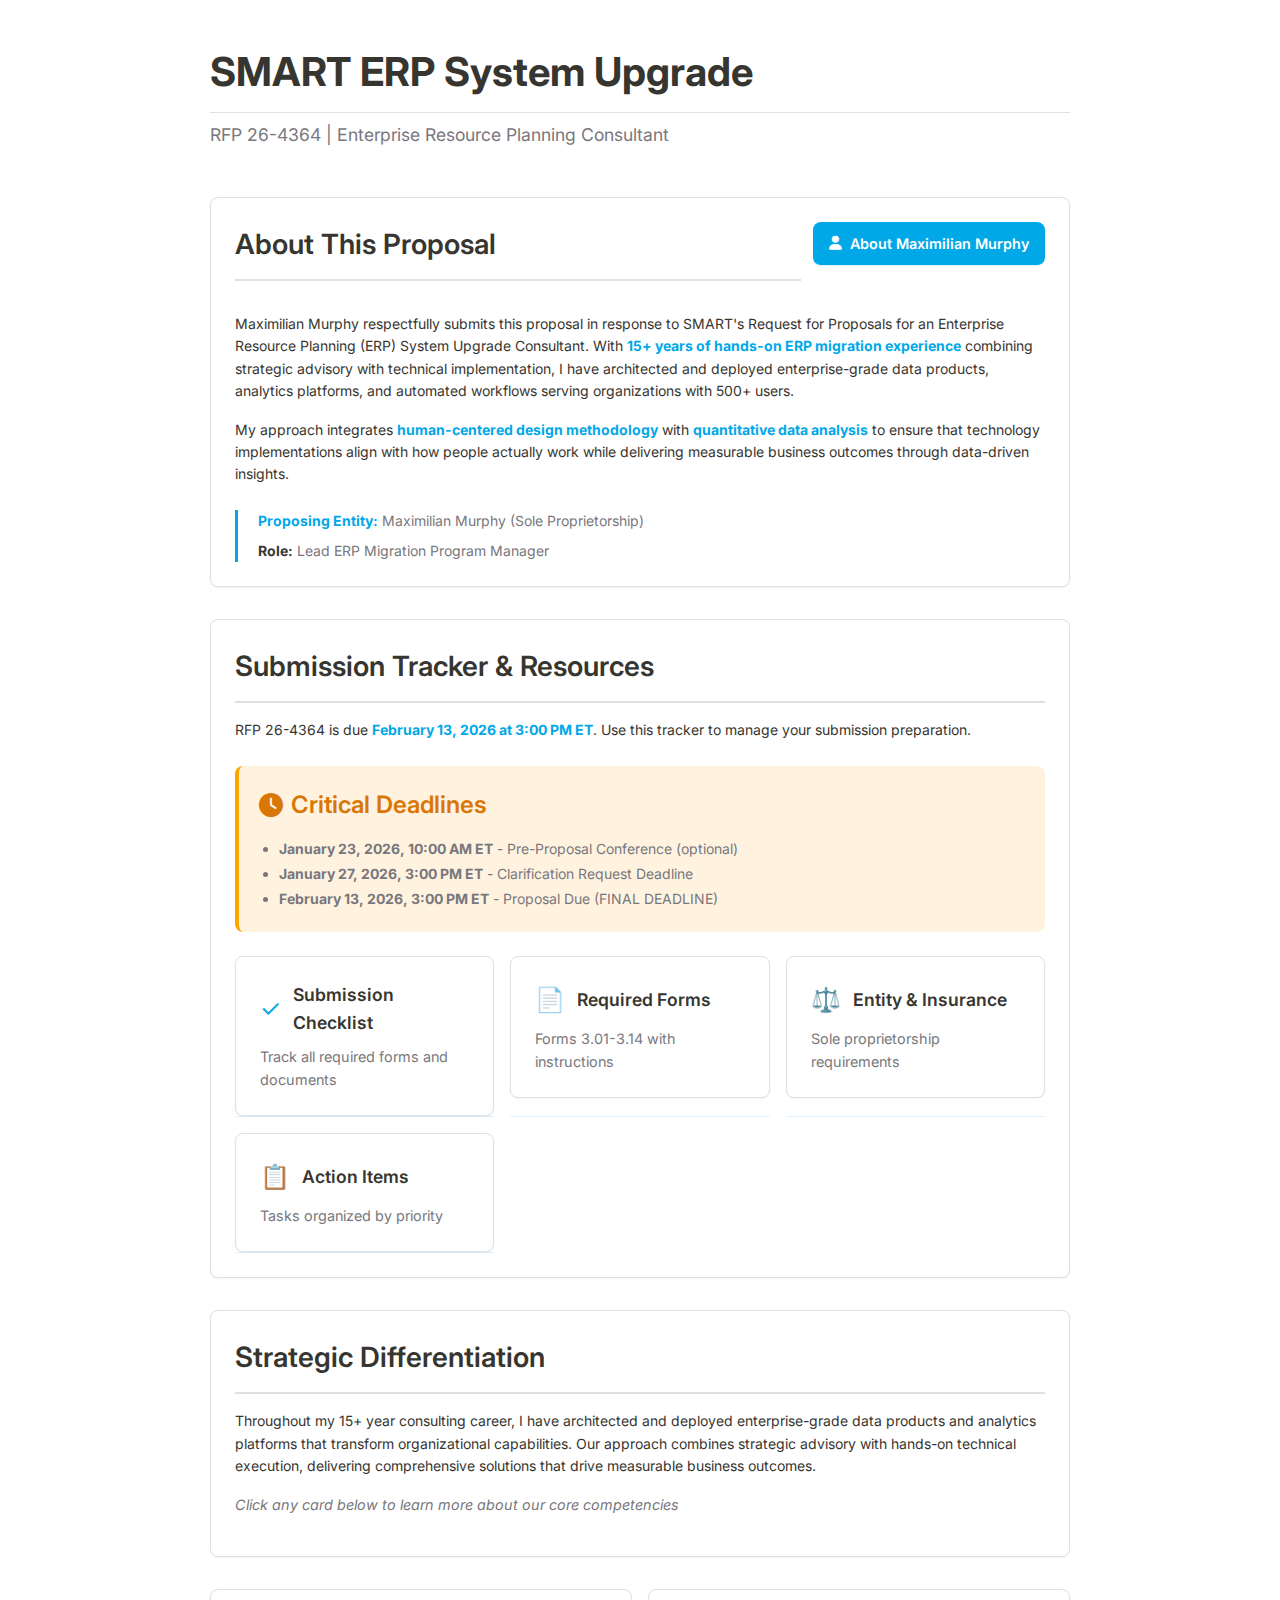
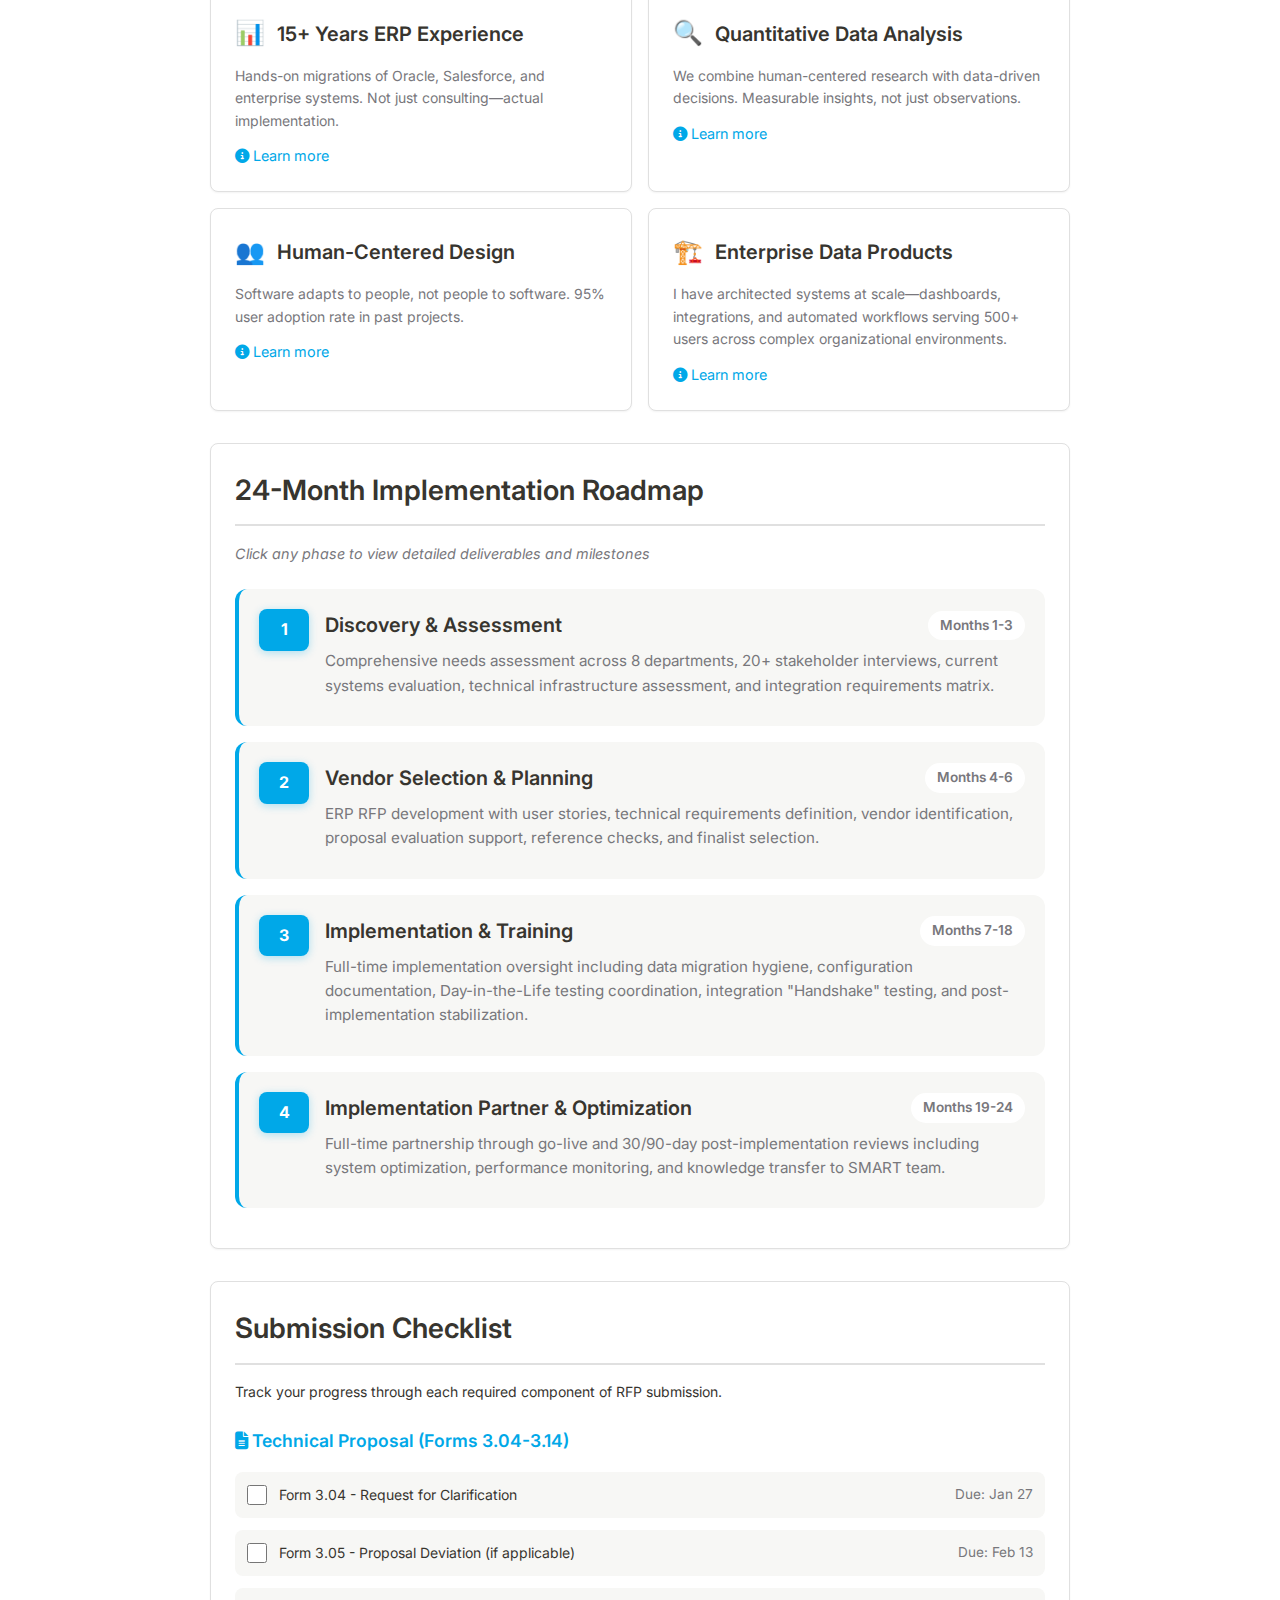
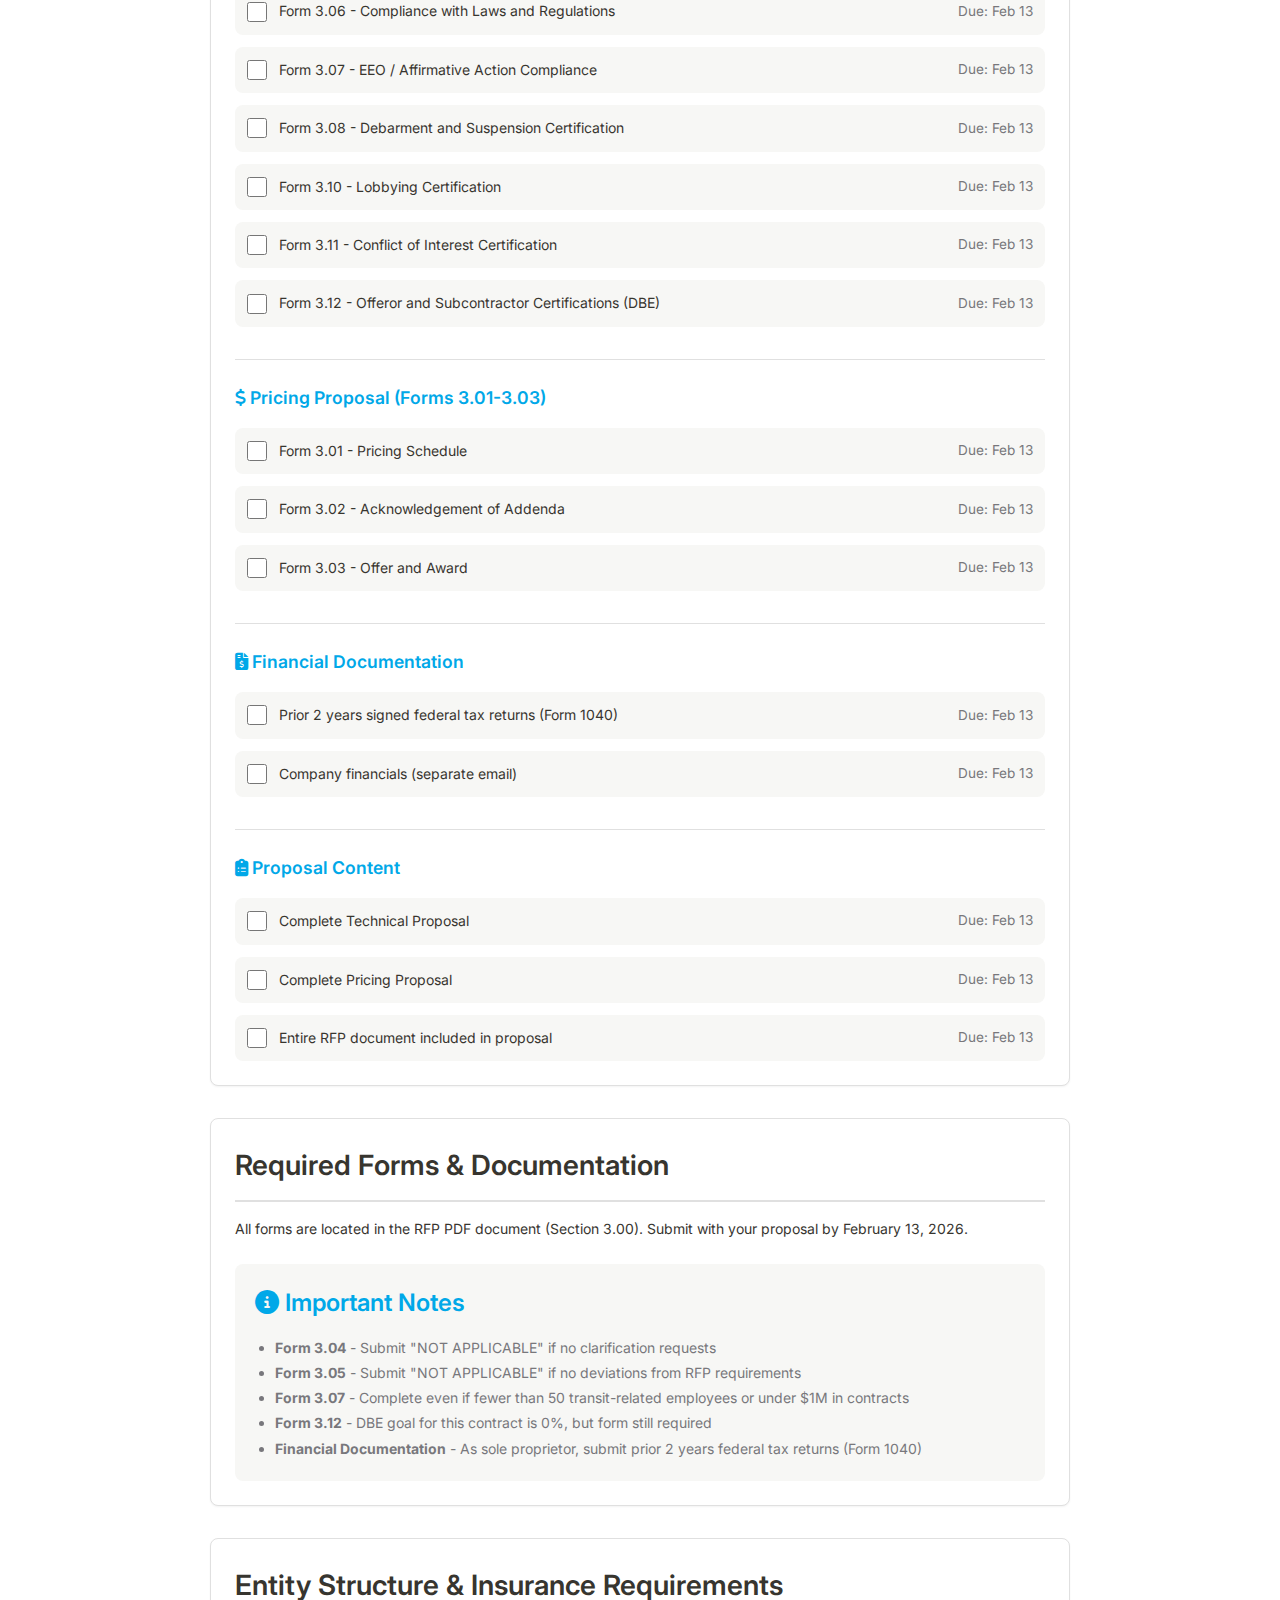
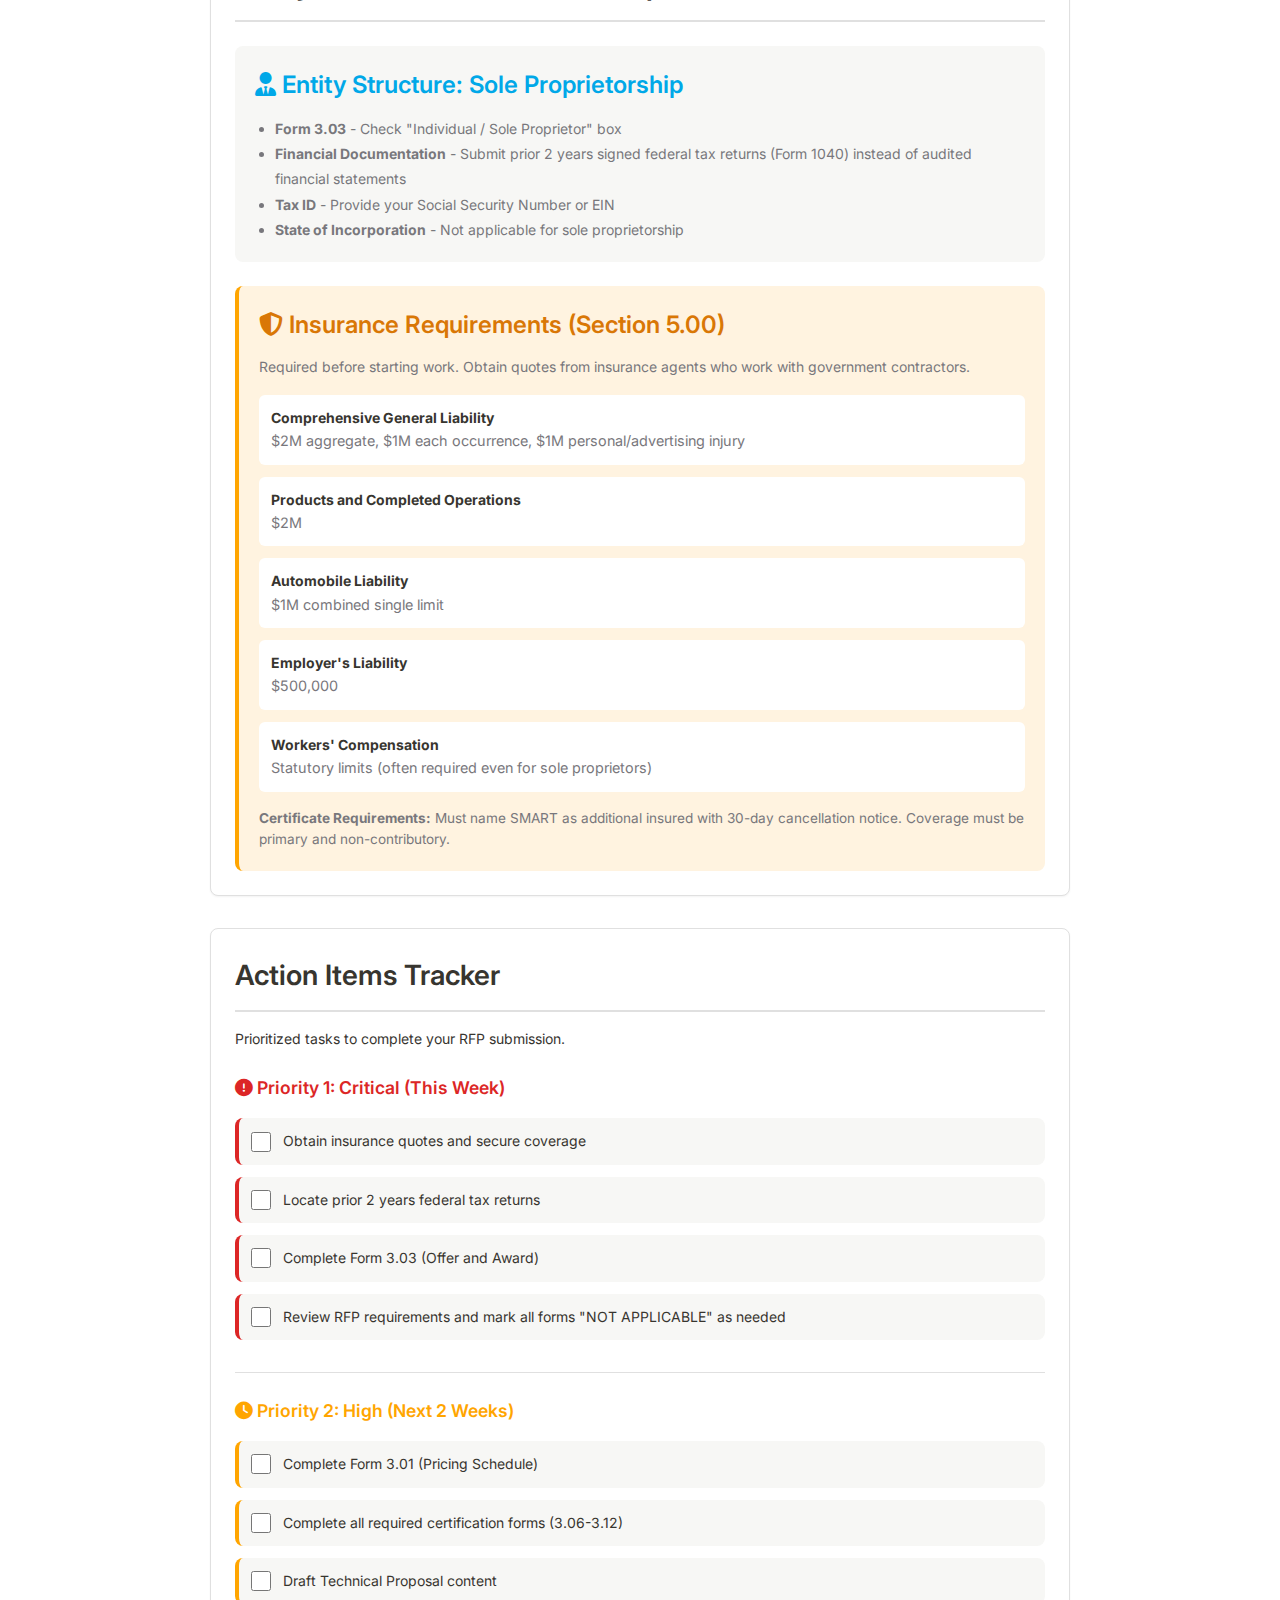
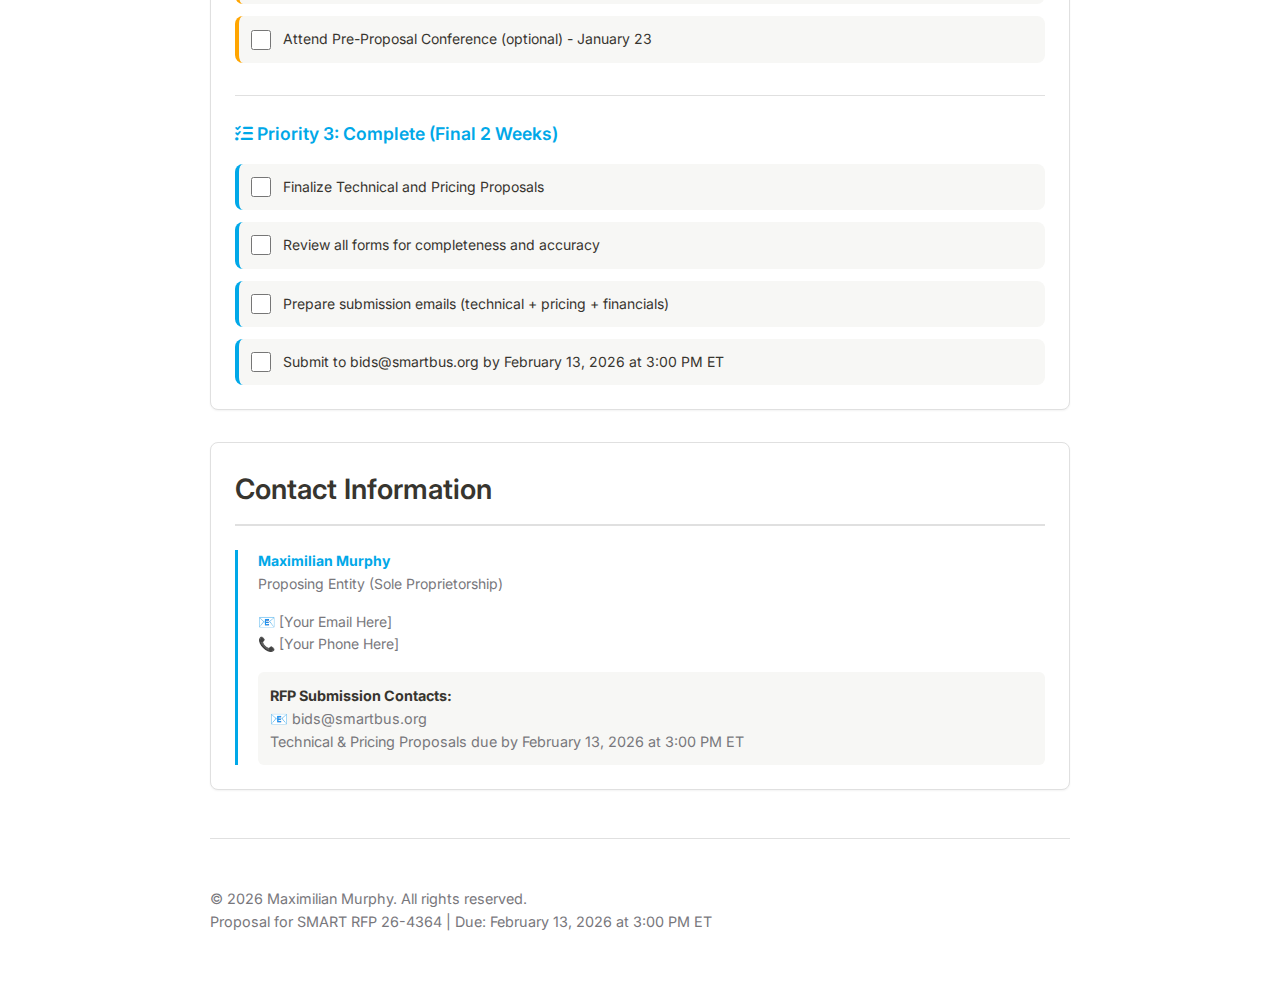
<file: index.html>
<!DOCTYPE html>
<html lang="en">
<head>
    <meta charset="UTF-8">
    <meta name="viewport" content="width=device-width, initial-scale=1.0">
    <title>SMART RFP 26-4364 | ERP System Upgrade Consultant</title>
    <link rel="stylesheet" href="css/styles.css">
    <link rel="stylesheet" href="css/notion.css">
    <link rel="stylesheet" href="https://cdnjs.cloudflare.com/ajax/libs/font-awesome/6.4.0/css/all.min.css">
    <link href="https://fonts.googleapis.com/css2?family=Inter:wght@300;400;500;600;700;800&display=swap" rel="stylesheet">
</head>
<body class="notion-bg">
    <!-- Main Container -->
    <div style="max-width: 900px; margin: 0 auto; padding: 40px 20px;">
        
        <!-- Header -->
        <div style="margin-bottom: 48px;">
            <h1 style="font-size: 2.5rem; font-weight: 700; color: #37352F; margin: 0 0 8px 0;">
                SMART ERP System Upgrade
            </h1>
            <p style="color: #78777C; font-size: 1.1rem; margin: 0;">
                RFP 26-4364 | Enterprise Resource Planning Consultant
            </p>
        </div>

        <!-- About -->
        <div class="notion-card" style="margin-bottom: 32px;">
            <div style="display: flex; justify-content: space-between; align-items: flex-start; margin-bottom: 16px; flex-wrap: wrap; gap: 12px;">
                <h2 style="margin-top: 0; border-bottom: 2px solid #E0E0E0; padding-bottom: 12px; flex: 1; min-width: 200px;">
                    About This Proposal
                </h2>
                <a href="about-max.html" style="display: inline-flex; align-items: center; gap: 8px; padding: 10px 16px; background: #00A8E8; color: white; text-decoration: none; border-radius: 8px; font-weight: 600; font-size: 0.9rem; transition: all 0.2s ease; white-space: nowrap;">
                    <i class="fas fa-user"></i>
                    About Maximilian Murphy
                </a>
            </div>
            <p style="margin-top: 16px;">
                Maximilian Murphy respectfully submits this proposal in response to SMART's Request for Proposals for an Enterprise Resource Planning (ERP) System Upgrade Consultant. With <strong style="color: #00A8E8;">15+ years of hands-on ERP migration experience</strong> combining strategic advisory with technical implementation, I have architected and deployed enterprise-grade data products, analytics platforms, and automated workflows serving organizations with 500+ users.
            </p>
            <p style="margin-top: 12px;">
                My approach integrates <strong style="color: #00A8E8;">human-centered design methodology</strong> with <strong style="color: #00A8E8;">quantitative data analysis</strong> to ensure that technology implementations align with how people actually work while delivering measurable business outcomes through data-driven insights.
            </p>
            <div style="margin-top: 24px; padding-left: 20px; border-left: 3px solid #00A8E8;">
                <p style="margin: 0; color: #78777C;">
                    <strong style="color: #00A8E8;">Proposing Entity:</strong> Maximilian Murphy (Sole Proprietorship)
                </p>
                <p style="margin: 8px 0 0 0; color: #78777C;">
                    <strong style="color: #37352F;">Role:</strong> Lead ERP Migration Program Manager
                </p>
            </div>
        </div>

        <!-- Submission Tracker -->
        <div class="notion-card" style="margin-bottom: 32px;">
            <h2 style="margin-top: 0; border-bottom: 2px solid #E0E0E0; padding-bottom: 12px;">
                Submission Tracker & Resources
            </h2>
            <p style="margin-top: 16px;">
                RFP 26-4364 is due <strong style="color: #00A8E8;">February 13, 2026 at 3:00 PM ET</strong>. Use this tracker to manage your submission preparation.
            </p>
            
            <!-- Critical Deadlines -->
            <div style="margin-top: 24px; padding: 20px; background: #FFF3E0; border-radius: 8px; border-left: 4px solid #FFA500;">
                <h3 style="margin: 0 0 12px 0; color: #D97706; display: flex; align-items: center; gap: 8px;">
                    <i class="fas fa-clock"></i> Critical Deadlines
                </h3>
                <ul style="margin: 0; padding-left: 20px; color: #78777C; line-height: 1.8;">
                    <li><strong>January 23, 2026, 10:00 AM ET</strong> - Pre-Proposal Conference (optional)</li>
                    <li><strong>January 27, 2026, 3:00 PM ET</strong> - Clarification Request Deadline</li>
                    <li><strong>February 13, 2026, 3:00 PM ET</strong> - Proposal Due (FINAL DEADLINE)</li>
                </ul>
            </div>
            
            <!-- Quick Access -->
            <div style="display: grid; grid-template-columns: repeat(auto-fit, minmax(250px, 1fr)); gap: 16px; margin-top: 24px;">
                
                <a href="#submission-checklist" style="text-decoration: none; color: inherit;">
                    <div class="notion-card" style="margin-bottom: 0; cursor: pointer; transition: all 0.2s ease;">
                        <div style="display: flex; align-items: center; gap: 12px; margin-bottom: 8px;">
                            <span style="font-size: 1.5rem; color: #00A8E8;">✓</span>
                            <h3 style="margin: 0; font-size: 1.1rem;">Submission Checklist</h3>
                        </div>
                        <p style="color: #78777C; margin: 0; font-size: 0.9rem;">
                            Track all required forms and documents
                        </p>
                    </div>
                </a>
                
                <a href="#required-forms" style="text-decoration: none; color: inherit;">
                    <div class="notion-card" style="margin-bottom: 0; cursor: pointer; transition: all 0.2s ease;">
                        <div style="display: flex; align-items: center; gap: 12px; margin-bottom: 8px;">
                            <span style="font-size: 1.5rem; color: #00A8E8;">📄</span>
                            <h3 style="margin: 0; font-size: 1.1rem;">Required Forms</h3>
                        </div>
                        <p style="color: #78777C; margin: 0; font-size: 0.9rem;">
                            Forms 3.01-3.14 with instructions
                        </p>
                    </div>
                </a>
                
                <a href="#entity-requirements" style="text-decoration: none; color: inherit;">
                    <div class="notion-card" style="margin-bottom: 0; cursor: pointer; transition: all 0.2s ease;">
                        <div style="display: flex; align-items: center; gap: 12px; margin-bottom: 8px;">
                            <span style="font-size: 1.5rem; color: #00A8E8;">⚖️</span>
                            <h3 style="margin: 0; font-size: 1.1rem;">Entity & Insurance</h3>
                        </div>
                        <p style="color: #78777C; margin: 0; font-size: 0.9rem;">
                            Sole proprietorship requirements
                        </p>
                    </div>
                </a>
                
                <a href="#action-items" style="text-decoration: none; color: inherit;">
                    <div class="notion-card" style="margin-bottom: 0; cursor: pointer; transition: all 0.2s ease;">
                        <div style="display: flex; align-items: center; gap: 12px; margin-bottom: 8px;">
                            <span style="font-size: 1.5rem; color: #00A8E8;">📋</span>
                            <h3 style="margin: 0; font-size: 1.1rem;">Action Items</h3>
                        </div>
                        <p style="color: #78777C; margin: 0; font-size: 0.9rem;">
                            Tasks organized by priority
                        </p>
                    </div>
                </a>
            </div>
        </div>

        <!-- Our Approach -->
        <div class="notion-card" style="margin-bottom: 32px;">
            <h2 style="margin-top: 0; border-bottom: 2px solid #E0E0E0; padding-bottom: 12px;">
                Strategic Differentiation
            </h2>
            <p style="margin-top: 16px;">
                Throughout my 15+ year consulting career, I have architected and deployed enterprise-grade data products and analytics platforms that transform organizational capabilities. Our approach combines strategic advisory with hands-on technical execution, delivering comprehensive solutions that drive measurable business outcomes.
            </p>
            <p style="margin-top: 8px; color: #78777C; font-size: 0.9rem;">
                <em>Click any card below to learn more about our core competencies</em>
            </p>
        </div>

        <!-- Key Differentiators -->
        <div style="display: grid; grid-template-columns: repeat(auto-fit, minmax(300px, 1fr)); gap: 16px; margin-bottom: 32px;">
            
            <div class="notion-card" style="margin-bottom: 0; cursor: pointer; transition: all 0.2s ease;" onclick="openModal('erp')">
                <div style="display: flex; align-items: center; gap: 12px; margin-bottom: 12px;">
                    <span style="font-size: 1.5rem; color: #00A8E8;">📊</span>
                    <h3 style="margin: 0; font-size: 1.25rem;">15+ Years ERP Experience</h3>
                </div>
                <p style="color: #78777C; margin: 0;">
                    Hands-on migrations of Oracle, Salesforce, and enterprise systems. Not just consulting—actual implementation.
                </p>
                <div style="margin-top: 12px; color: #00A8E8; font-size: 0.9rem;">
                    <i class="fas fa-info-circle"></i> Learn more
                </div>
            </div>

            <div class="notion-card" style="margin-bottom: 0; cursor: pointer; transition: all 0.2s ease;" onclick="openModal('quantitative')">
                <div style="display: flex; align-items: center; gap: 12px; margin-bottom: 12px;">
                    <span style="font-size: 1.5rem; color: #00A8E8;">🔍</span>
                    <h3 style="margin: 0; font-size: 1.25rem;">Quantitative Data Analysis</h3>
                </div>
                <p style="color: #78777C; margin: 0;">
                    We combine human-centered research with data-driven decisions. Measurable insights, not just observations.
                </p>
                <div style="margin-top: 12px; color: #00A8E8; font-size: 0.9rem;">
                    <i class="fas fa-info-circle"></i> Learn more
                </div>
            </div>

            <div class="notion-card" style="margin-bottom: 0; cursor: pointer; transition: all 0.2s ease;" onclick="openModal('hcd')">
                <div style="display: flex; align-items: center; gap: 12px; margin-bottom: 12px;">
                    <span style="font-size: 1.5rem; color: #00A8E8;">👥</span>
                    <h3 style="margin: 0; font-size: 1.25rem;">Human-Centered Design</h3>
                </div>
                <p style="color: #78777C; margin: 0;">
                    Software adapts to people, not people to software. 95% user adoption rate in past projects.
                </p>
                <div style="margin-top: 12px; color: #00A8E8; font-size: 0.9rem;">
                    <i class="fas fa-info-circle"></i> Learn more
                </div>
            </div>

            <div class="notion-card" style="margin-bottom: 0; cursor: pointer; transition: all 0.2s ease;" onclick="openModal('enterprise')">
                <div style="display: flex; align-items: center; gap: 12px; margin-bottom: 12px;">
                    <span style="font-size: 1.5rem; color: #00A8E8;">🏗️</span>
                    <h3 style="margin: 0; font-size: 1.25rem;">Enterprise Data Products</h3>
                </div>
                <p style="color: #78777C; margin: 0;">
                    I have architected systems at scale—dashboards, integrations, and automated workflows serving 500+ users across complex organizational environments.
                </p>
                <div style="margin-top: 12px; color: #00A8E8; font-size: 0.9rem;">
                    <i class="fas fa-info-circle"></i> Learn more
                </div>
            </div>
        </div>

        <!-- Interactive Timeline -->
        <div class="notion-card" style="margin-bottom: 32px;">
            <h2 style="margin-top: 0; border-bottom: 2px solid #E0E0E0; padding-bottom: 12px;">
                24-Month Implementation Roadmap
            </h2>
            <p style="margin-top: 16px; color: #78777C; font-size: 0.9rem;">
                <em>Click any phase to view detailed deliverables and milestones</em>
            </p>
            
            <div class="timeline-container" style="margin-top: 24px;">
                
                <!-- Phase 1 -->
                <div class="timeline-phase" onclick="togglePhase('phase1')" style="cursor: pointer;">
                    <div style="display: flex; align-items: flex-start; gap: 16px; padding: 20px; background: #F7F7F5; border-radius: 12px; border-left: 4px solid #00A8E8; transition: all 0.3s ease; margin-bottom: 16px;">
                        <div class="phase-number" style="min-width: 50px; background: #00A8E8; color: white; padding: 8px 12px; border-radius: 8px; font-weight: 700; font-size: 1rem; text-align: center; box-shadow: 0 2px 8px rgba(0, 168, 232, 0.3);">
                            1
                        </div>
                        <div style="flex: 1;">
                            <div style="display: flex; justify-content: space-between; align-items: center; margin-bottom: 8px;">
                                <h3 style="margin: 0; font-size: 1.25rem; color: #37352F;">Discovery & Assessment</h3>
                                <span style="font-size: 0.85rem; color: #78777C; background: white; padding: 4px 12px; border-radius: 20px; font-weight: 600;">Months 1-3</span>
                            </div>
                            <p style="margin: 0 0 8px 0; color: #78777C; font-size: 0.95rem; line-height: 1.6;">
                                Comprehensive needs assessment across 8 departments, 20+ stakeholder interviews, current systems evaluation, technical infrastructure assessment, and integration requirements matrix.
                            </p>
                            <div class="phase-details" id="phase1-details" style="display: none; margin-top: 12px; padding-top: 12px; border-top: 1px solid #E0E0E0;">
                                <h4 style="margin: 0 0 8px 0; font-size: 1rem; color: #00A8E8;">Key Deliverables:</h4>
                                <ul style="margin: 0; padding-left: 20px; color: #78777C; font-size: 0.9rem; line-height: 1.7;">
                                    <li>Project Charter and Governance Framework</li>
                                    <li>Needs Assessment Report by functional area</li>
                                    <li>As-Is vs. To-Be Process Documentation</li>
                                    <li>Service Blueprints for major processes</li>
                                    <li>Technical Infrastructure Assessment</li>
                                    <li>Integration Requirements Matrix</li>
                                    <li>Requirements Traceability Matrix</li>
                                </ul>
                                <div style="margin-top: 12px; padding: 8px 12px; background: white; border-radius: 6px;">
                                    <span style="color: #00A8E8; font-weight: 600; font-size: 0.85rem;">
                                        <i class="fas fa-clock"></i> Investment: 10% of total ($162,500)
                                    </span>
                                </div>
                            </div>
                        </div>
                    </div>
                </div>
                
                <!-- Phase 2 -->
                <div class="timeline-phase" onclick="togglePhase('phase2')" style="cursor: pointer;">
                    <div style="display: flex; align-items: flex-start; gap: 16px; padding: 20px; background: #F7F7F5; border-radius: 12px; border-left: 4px solid #00A8E8; transition: all 0.3s ease; margin-bottom: 16px;">
                        <div class="phase-number" style="min-width: 50px; background: #00A8E8; color: white; padding: 8px 12px; border-radius: 8px; font-weight: 700; font-size: 1rem; text-align: center; box-shadow: 0 2px 8px rgba(0, 168, 232, 0.3);">
                            2
                        </div>
                        <div style="flex: 1;">
                            <div style="display: flex; justify-content: space-between; align-items: center; margin-bottom: 8px;">
                                <h3 style="margin: 0; font-size: 1.25rem; color: #37352F;">Vendor Selection & Planning</h3>
                                <span style="font-size: 0.85rem; color: #78777C; background: white; padding: 4px 12px; border-radius: 20px; font-weight: 600;">Months 4-6</span>
                            </div>
                            <p style="margin: 0 0 8px 0; color: #78777C; font-size: 0.95rem; line-height: 1.6;">
                                ERP RFP development with user stories, technical requirements definition, vendor identification, proposal evaluation support, reference checks, and finalist selection.
                            </p>
                            <div class="phase-details" id="phase2-details" style="display: none; margin-top: 12px; padding-top: 12px; border-top: 1px solid #E0E0E0;">
                                <h4 style="margin: 0 0 8px 0; font-size: 1rem; color: #00A8E8;">Key Deliverables:</h4>
                                <ul style="margin: 0; padding-left: 20px; color: #78777C; font-size: 0.9rem; line-height: 1.7;">
                                    <li>Complete ERP RFP Document with User Stories</li>
                                    <li>Technical Requirements Specification</li>
                                    <li>Integration Requirements Specification</li>
                                    <li>Vendor Evaluation Scoring Matrix</li>
                                    <li>Functional Comparison Report</li>
                                    <li>Reference Check Summary</li>
                                    <li>Vendor Selection Recommendation Report</li>
                                </ul>
                                <div style="margin-top: 12px; padding: 8px 12px; background: white; border-radius: 6px;">
                                    <span style="color: #00A8E8; font-weight: 600; font-size: 0.85rem;">
                                        <i class="fas fa-clock"></i> Investment: 29% of total ($565,000)
                                    </span>
                                </div>
                            </div>
                        </div>
                    </div>
                </div>
                
                <!-- Phase 3 -->
                <div class="timeline-phase" onclick="togglePhase('phase3')" style="cursor: pointer;">
                    <div style="display: flex; align-items: flex-start; gap: 16px; padding: 20px; background: #F7F7F5; border-radius: 12px; border-left: 4px solid #00A8E8; transition: all 0.3s ease; margin-bottom: 16px;">
                        <div class="phase-number" style="min-width: 50px; background: #00A8E8; color: white; padding: 8px 12px; border-radius: 8px; font-weight: 700; font-size: 1rem; text-align: center; box-shadow: 0 2px 8px rgba(0, 168, 232, 0.3);">
                            3
                        </div>
                        <div style="flex: 1;">
                            <div style="display: flex; justify-content: space-between; align-items: center; margin-bottom: 8px;">
                                <h3 style="margin: 0; font-size: 1.25rem; color: #37352F;">Implementation & Training</h3>
                                <span style="font-size: 0.85rem; color: #78777C; background: white; padding: 4px 12px; border-radius: 20px; font-weight: 600;">Months 7-18</span>
                            </div>
                            <p style="margin: 0 0 8px 0; color: #78777C; font-size: 0.95rem; line-height: 1.6;">
                                Full-time implementation oversight including data migration hygiene, configuration documentation, Day-in-the-Life testing coordination, integration "Handshake" testing, and post-implementation stabilization.
                            </p>
                            <div class="phase-details" id="phase3-details" style="display: none; margin-top: 12px; padding-top: 12px; border-top: 1px solid #E0E0E0;">
                                <h4 style="margin: 0 0 8px 0; font-size: 1rem; color: #00A8E8;">Key Deliverables:</h4>
                                <ul style="margin: 0; padding-left: 20px; color: #78777C; font-size: 0.9rem; line-height: 1.7;">
                                    <li>Bi-weekly Status Reports</li>
                                    <li>Project Dashboard Updates</li>
                                    <li>Risk Register Updates</li>
                                    <li>Decision Logs</li>
                                    <li>Monthly Executive Summary Reports</li>
                                    <li>Configuration Documentation</li>
                                    <li>Integration Testing Results</li>
                                    <li>Data Migration Validation Reports</li>
                                </ul>
                                <div style="margin-top: 12px; padding: 8px 12px; background: white; border-radius: 6px;">
                                    <span style="color: #00A8E8; font-weight: 600; font-size: 0.85rem;">
                                        <i class="fas fa-clock"></i> Investment: 41.5% of total ($805,000)
                                    </span>
                                </div>
                            </div>
                        </div>
                    </div>
                </div>
                
                <!-- Phase 4 -->
                <div class="timeline-phase" onclick="togglePhase('phase4')" style="cursor: pointer;">
                    <div style="display: flex; align-items: flex-start; gap: 16px; padding: 20px; background: #F7F7F5; border-radius: 12px; border-left: 4px solid #00A8E8; transition: all 0.3s ease; margin-bottom: 16px;">
                        <div class="phase-number" style="min-width: 50px; background: #00A8E8; color: white; padding: 8px 12px; border-radius: 8px; font-weight: 700; font-size: 1rem; text-align: center; box-shadow: 0 2px 8px rgba(0, 168, 232, 0.3);">
                            4
                        </div>
                        <div style="flex: 1;">
                            <div style="display: flex; justify-content: space-between; align-items: center; margin-bottom: 8px;">
                                <h3 style="margin: 0; font-size: 1.25rem; color: #37352F;">Implementation Partner & Optimization</h3>
                                <span style="font-size: 0.85rem; color: #78777C; background: white; padding: 4px 12px; border-radius: 20px; font-weight: 600;">Months 19-24</span>
                            </div>
                            <p style="margin: 0 0 8px 0; color: #78777C; font-size: 0.95rem; line-height: 1.6;">
                                Full-time partnership through go-live and 30/90-day post-implementation reviews including system optimization, performance monitoring, and knowledge transfer to SMART team.
                            </p>
                            <div class="phase-details" id="phase4-details" style="display: none; margin-top: 12px; padding-top: 12px; border-top: 1px solid #E0E0E0;">
                                <h4 style="margin: 0 0 8px 0; font-size: 1rem; color: #00A8E8;">Key Milestones:</h4>
                                <ul style="margin: 0; padding-left: 20px; color: #78777C; font-size: 0.9rem; line-height: 1.7;">
                                    <li>System Go-Live</li>
                                    <li>30-Day Post-Implementation Review</li>
                                    <li>90-Day Stabilization Complete</li>
                                    <li>Knowledge Transfer to SMART Team</li>
                                    <li>Final Acceptance & Sign-Off</li>
                                </ul>
                                <div style="margin-top: 12px; padding: 8px 12px; background: white; border-radius: 6px;">
                                    <span style="color: #00A8E8; font-weight: 600; font-size: 0.85rem;">
                                        <i class="fas fa-clock"></i> Investment: 19.5% of total ($380,000)
                                    </span>
                                </div>
                            </div>
                        </div>
                    </div>
                </div>
            </div>
        </div>

        <!-- Submission Checklist -->
        <div class="notion-card" style="margin-bottom: 32px;" id="submission-checklist">
            <h2 style="margin-top: 0; border-bottom: 2px solid #E0E0E0; padding-bottom: 12px;">
                Submission Checklist
            </h2>
            <p style="margin-top: 16px;">
                Track your progress through each required component of RFP submission.
            </p>
            
            <!-- Technical Proposal Checklist -->
            <div style="margin-top: 24px;">
                <h3 style="margin: 0 0 16px 0; color: #00A8E8; font-size: 1.1rem;">
                    <i class="fas fa-file-alt"></i> Technical Proposal (Forms 3.04-3.14)
                </h3>
                
                <div style="display: grid; gap: 12px; margin-top: 16px;">
                    <label style="display: flex; align-items: center; gap: 12px; padding: 12px; background: #F7F7F5; border-radius: 8px; cursor: pointer;">
                        <input type="checkbox" style="width: 20px; height: 20px;">
                        <span style="flex: 1; color: #37352F;">Form 3.04 - Request for Clarification</span>
                        <span style="color: #78777C; font-size: 0.85rem;">Due: Jan 27</span>
                    </label>
                    
                    <label style="display: flex; align-items: center; gap: 12px; padding: 12px; background: #F7F7F5; border-radius: 8px; cursor: pointer;">
                        <input type="checkbox" style="width: 20px; height: 20px;">
                        <span style="flex: 1; color: #37352F;">Form 3.05 - Proposal Deviation (if applicable)</span>
                        <span style="color: #78777C; font-size: 0.85rem;">Due: Feb 13</span>
                    </label>
                    
                    <label style="display: flex; align-items: center; gap: 12px; padding: 12px; background: #F7F7F5; border-radius: 8px; cursor: pointer;">
                        <input type="checkbox" style="width: 20px; height: 20px;">
                        <span style="flex: 1; color: #37352F;">Form 3.06 - Compliance with Laws and Regulations</span>
                        <span style="color: #78777C; font-size: 0.85rem;">Due: Feb 13</span>
                    </label>
                    
                    <label style="display: flex; align-items: center; gap: 12px; padding: 12px; background: #F7F7F5; border-radius: 8px; cursor: pointer;">
                        <input type="checkbox" style="width: 20px; height: 20px;">
                        <span style="flex: 1; color: #37352F;">Form 3.07 - EEO / Affirmative Action Compliance</span>
                        <span style="color: #78777C; font-size: 0.85rem;">Due: Feb 13</span>
                    </label>
                    
                    <label style="display: flex; align-items: center; gap: 12px; padding: 12px; background: #F7F7F5; border-radius: 8px; cursor: pointer;">
                        <input type="checkbox" style="width: 20px; height: 20px;">
                        <span style="flex: 1; color: #37352F;">Form 3.08 - Debarment and Suspension Certification</span>
                        <span style="color: #78777C; font-size: 0.85rem;">Due: Feb 13</span>
                    </label>
                    
                    <label style="display: flex; align-items: center; gap: 12px; padding: 12px; background: #F7F7F5; border-radius: 8px; cursor: pointer;">
                        <input type="checkbox" style="width: 20px; height: 20px;">
                        <span style="flex: 1; color: #37352F;">Form 3.10 - Lobbying Certification</span>
                        <span style="color: #78777C; font-size: 0.85rem;">Due: Feb 13</span>
                    </label>
                    
                    <label style="display: flex; align-items: center; gap: 12px; padding: 12px; background: #F7F7F5; border-radius: 8px; cursor: pointer;">
                        <input type="checkbox" style="width: 20px; height: 20px;">
                        <span style="flex: 1; color: #37352F;">Form 3.11 - Conflict of Interest Certification</span>
                        <span style="color: #78777C; font-size: 0.85rem;">Due: Feb 13</span>
                    </label>
                    
                    <label style="display: flex; align-items: center; gap: 12px; padding: 12px; background: #F7F7F5; border-radius: 8px; cursor: pointer;">
                        <input type="checkbox" style="width: 20px; height: 20px;">
                        <span style="flex: 1; color: #37352F;">Form 3.12 - Offeror and Subcontractor Certifications (DBE)</span>
                        <span style="color: #78777C; font-size: 0.85rem;">Due: Feb 13</span>
                    </label>
                </div>
            </div>
            
            <!-- Pricing Proposal Checklist -->
            <div style="margin-top: 32px; padding-top: 24px; border-top: 1px solid #E0E0E0;">
                <h3 style="margin: 0 0 16px 0; color: #00A8E8; font-size: 1.1rem;">
                    <i class="fas fa-dollar-sign"></i> Pricing Proposal (Forms 3.01-3.03)
                </h3>
                
                <div style="display: grid; gap: 12px; margin-top: 16px;">
                    <label style="display: flex; align-items: center; gap: 12px; padding: 12px; background: #F7F7F5; border-radius: 8px; cursor: pointer;">
                        <input type="checkbox" style="width: 20px; height: 20px;">
                        <span style="flex: 1; color: #37352F;">Form 3.01 - Pricing Schedule</span>
                        <span style="color: #78777C; font-size: 0.85rem;">Due: Feb 13</span>
                    </label>
                    
                    <label style="display: flex; align-items: center; gap: 12px; padding: 12px; background: #F7F7F5; border-radius: 8px; cursor: pointer;">
                        <input type="checkbox" style="width: 20px; height: 20px;">
                        <span style="flex: 1; color: #37352F;">Form 3.02 - Acknowledgement of Addenda</span>
                        <span style="color: #78777C; font-size: 0.85rem;">Due: Feb 13</span>
                    </label>
                    
                    <label style="display: flex; align-items: center; gap: 12px; padding: 12px; background: #F7F7F5; border-radius: 8px; cursor: pointer;">
                        <input type="checkbox" style="width: 20px; height: 20px;">
                        <span style="flex: 1; color: #37352F;">Form 3.03 - Offer and Award</span>
                        <span style="color: #78777C; font-size: 0.85rem;">Due: Feb 13</span>
                    </label>
                </div>
            </div>
            
            <!-- Financial Documentation -->
            <div style="margin-top: 32px; padding-top: 24px; border-top: 1px solid #E0E0E0;">
                <h3 style="margin: 0 0 16px 0; color: #00A8E8; font-size: 1.1rem;">
                    <i class="fas fa-file-invoice-dollar"></i> Financial Documentation
                </h3>
                
                <div style="display: grid; gap: 12px; margin-top: 16px;">
                    <label style="display: flex; align-items: center; gap: 12px; padding: 12px; background: #F7F7F5; border-radius: 8px; cursor: pointer;">
                        <input type="checkbox" style="width: 20px; height: 20px;">
                        <span style="flex: 1; color: #37352F;">Prior 2 years signed federal tax returns (Form 1040)</span>
                        <span style="color: #78777C; font-size: 0.85rem;">Due: Feb 13</span>
                    </label>
                    
                    <label style="display: flex; align-items: center; gap: 12px; padding: 12px; background: #F7F7F5; border-radius: 8px; cursor: pointer;">
                        <input type="checkbox" style="width: 20px; height: 20px;">
                        <span style="flex: 1; color: #37352F;">Company financials (separate email)</span>
                        <span style="color: #78777C; font-size: 0.85rem;">Due: Feb 13</span>
                    </label>
                </div>
            </div>
            
            <!-- Proposal Content -->
            <div style="margin-top: 32px; padding-top: 24px; border-top: 1px solid #E0E0E0;">
                <h3 style="margin: 0 0 16px 0; color: #00A8E8; font-size: 1.1rem;">
                    <i class="fas fa-clipboard-list"></i> Proposal Content
                </h3>
                
                <div style="display: grid; gap: 12px; margin-top: 16px;">
                    <label style="display: flex; align-items: center; gap: 12px; padding: 12px; background: #F7F7F5; border-radius: 8px; cursor: pointer;">
                        <input type="checkbox" style="width: 20px; height: 20px;">
                        <span style="flex: 1; color: #37352F;">Complete Technical Proposal</span>
                        <span style="color: #78777C; font-size: 0.85rem;">Due: Feb 13</span>
                    </label>
                    
                    <label style="display: flex; align-items: center; gap: 12px; padding: 12px; background: #F7F7F5; border-radius: 8px; cursor: pointer;">
                        <input type="checkbox" style="width: 20px; height: 20px;">
                        <span style="flex: 1; color: #37352F;">Complete Pricing Proposal</span>
                        <span style="color: #78777C; font-size: 0.85rem;">Due: Feb 13</span>
                    </label>
                    
                    <label style="display: flex; align-items: center; gap: 12px; padding: 12px; background: #F7F7F5; border-radius: 8px; cursor: pointer;">
                        <input type="checkbox" style="width: 20px; height: 20px;">
                        <span style="flex: 1; color: #37352F;">Entire RFP document included in proposal</span>
                        <span style="color: #78777C; font-size: 0.85rem;">Due: Feb 13</span>
                    </label>
                </div>
            </div>
        </div>

        <!-- Required Forms -->
        <div class="notion-card" style="margin-bottom: 32px;" id="required-forms">
            <h2 style="margin-top: 0; border-bottom: 2px solid #E0E0E0; padding-bottom: 12px;">
                Required Forms & Documentation
            </h2>
            <p style="margin-top: 16px;">
                All forms are located in the RFP PDF document (Section 3.00). Submit with your proposal by February 13, 2026.
            </p>
            
            <div style="margin-top: 24px; padding: 20px; background: #F7F7F5; border-radius: 8px;">
                <h3 style="margin: 0 0 12px 0; color: #00A8E8;">
                    <i class="fas fa-info-circle"></i> Important Notes
                </h3>
                <ul style="margin: 0; padding-left: 20px; color: #78777C; line-height: 1.8;">
                    <li><strong>Form 3.04</strong> - Submit "NOT APPLICABLE" if no clarification requests</li>
                    <li><strong>Form 3.05</strong> - Submit "NOT APPLICABLE" if no deviations from RFP requirements</li>
                    <li><strong>Form 3.07</strong> - Complete even if fewer than 50 transit-related employees or under $1M in contracts</li>
                    <li><strong>Form 3.12</strong> - DBE goal for this contract is 0%, but form still required</li>
                    <li><strong>Financial Documentation</strong> - As sole proprietor, submit prior 2 years federal tax returns (Form 1040)</li>
                </ul>
            </div>
        </div>

        <!-- Entity & Insurance Requirements -->
        <div class="notion-card" style="margin-bottom: 32px;" id="entity-requirements">
            <h2 style="margin-top: 0; border-bottom: 2px solid #E0E0E0; padding-bottom: 12px;">
                Entity Structure & Insurance Requirements
            </h2>
            
            <!-- Entity Type -->
            <div style="margin-top: 24px; padding: 20px; background: #F7F7F5; border-radius: 8px;">
                <h3 style="margin: 0 0 12px 0; color: #00A8E8;">
                    <i class="fas fa-user-tie"></i> Entity Structure: Sole Proprietorship
                </h3>
                <ul style="margin: 0; padding-left: 20px; color: #78777C; line-height: 1.8;">
                    <li><strong>Form 3.03</strong> - Check "Individual / Sole Proprietor" box</li>
                    <li><strong>Financial Documentation</strong> - Submit prior 2 years signed federal tax returns (Form 1040) instead of audited financial statements</li>
                    <li><strong>Tax ID</strong> - Provide your Social Security Number or EIN</li>
                    <li><strong>State of Incorporation</strong> - Not applicable for sole proprietorship</li>
                </ul>
            </div>
            
            <!-- Insurance Requirements -->
            <div style="margin-top: 24px; padding: 20px; background: #FFF3E0; border-radius: 8px; border-left: 4px solid #FFA500;">
                <h3 style="margin: 0 0 12px 0; color: #D97706;">
                    <i class="fas fa-shield-alt"></i> Insurance Requirements (Section 5.00)
                </h3>
                <p style="margin: 0 0 16px 0; color: #78777C;">
                    Required before starting work. Obtain quotes from insurance agents who work with government contractors.
                </p>
                <div style="display: grid; gap: 12px;">
                    <div style="padding: 12px; background: white; border-radius: 6px;">
                        <strong style="color: #37352F;">Comprehensive General Liability</strong><br>
                        <span style="color: #78777C; font-size: 0.9rem;">$2M aggregate, $1M each occurrence, $1M personal/advertising injury</span>
                    </div>
                    <div style="padding: 12px; background: white; border-radius: 6px;">
                        <strong style="color: #37352F;">Products and Completed Operations</strong><br>
                        <span style="color: #78777C; font-size: 0.9rem;">$2M</span>
                    </div>
                    <div style="padding: 12px; background: white; border-radius: 6px;">
                        <strong style="color: #37352F;">Automobile Liability</strong><br>
                        <span style="color: #78777C; font-size: 0.9rem;">$1M combined single limit</span>
                    </div>
                    <div style="padding: 12px; background: white; border-radius: 6px;">
                        <strong style="color: #37352F;">Employer's Liability</strong><br>
                        <span style="color: #78777C; font-size: 0.9rem;">$500,000</span>
                    </div>
                    <div style="padding: 12px; background: white; border-radius: 6px;">
                        <strong style="color: #37352F;">Workers' Compensation</strong><br>
                        <span style="color: #78777C; font-size: 0.9rem;">Statutory limits (often required even for sole proprietors)</span>
                    </div>
                </div>
                <p style="margin: 16px 0 0 0; color: #78777C; font-size: 0.85rem;">
                    <strong>Certificate Requirements:</strong> Must name SMART as additional insured with 30-day cancellation notice. Coverage must be primary and non-contributory.
                </p>
            </div>
        </div>

        <!-- Action Items -->
        <div class="notion-card" style="margin-bottom: 32px;" id="action-items">
            <h2 style="margin-top: 0; border-bottom: 2px solid #E0E0E0; padding-bottom: 12px;">
                Action Items Tracker
            </h2>
            <p style="margin-top: 16px;">
                Prioritized tasks to complete your RFP submission.
            </p>
            
            <!-- Priority 1 -->
            <div style="margin-top: 24px;">
                <h3 style="margin: 0 0 16px 0; color: #DC2626; font-size: 1.1rem;">
                    <i class="fas fa-exclamation-circle"></i> Priority 1: Critical (This Week)
                </h3>
                
                <div style="display: grid; gap: 12px; margin-top: 16px;">
                    <div style="padding: 12px; background: #F7F7F5; border-radius: 8px; border-left: 4px solid #DC2626;">
                        <label style="display: flex; align-items: center; gap: 12px;">
                            <input type="checkbox" style="width: 20px; height: 20px;">
                            <span style="flex: 1; color: #37352F;">Obtain insurance quotes and secure coverage</span>
                        </label>
                    </div>
                    
                    <div style="padding: 12px; background: #F7F7F5; border-radius: 8px; border-left: 4px solid #DC2626;">
                        <label style="display: flex; align-items: center; gap: 12px;">
                            <input type="checkbox" style="width: 20px; height: 20px;">
                            <span style="flex: 1; color: #37352F;">Locate prior 2 years federal tax returns</span>
                        </label>
                    </div>
                    
                    <div style="padding: 12px; background: #F7F7F5; border-radius: 8px; border-left: 4px solid #DC2626;">
                        <label style="display: flex; align-items: center; gap: 12px;">
                            <input type="checkbox" style="width: 20px; height: 20px;">
                            <span style="flex: 1; color: #37352F;">Complete Form 3.03 (Offer and Award)</span>
                        </label>
                    </div>
                    
                    <div style="padding: 12px; background: #F7F7F5; border-radius: 8px; border-left: 4px solid #DC2626;">
                        <label style="display: flex; align-items: center; gap: 12px;">
                            <input type="checkbox" style="width: 20px; height: 20px;">
                            <span style="flex: 1; color: #37352F;">Review RFP requirements and mark all forms "NOT APPLICABLE" as needed</span>
                        </label>
                    </div>
                </div>
            </div>
            
            <!-- Priority 2 -->
            <div style="margin-top: 32px; padding-top: 24px; border-top: 1px solid #E0E0E0;">
                <h3 style="margin: 0 0 16px 0; color: #FFA500; font-size: 1.1rem;">
                    <i class="fas fa-clock"></i> Priority 2: High (Next 2 Weeks)
                </h3>
                
                <div style="display: grid; gap: 12px; margin-top: 16px;">
                    <div style="padding: 12px; background: #F7F7F5; border-radius: 8px; border-left: 4px solid #FFA500;">
                        <label style="display: flex; align-items: center; gap: 12px;">
                            <input type="checkbox" style="width: 20px; height: 20px;">
                            <span style="flex: 1; color: #37352F;">Complete Form 3.01 (Pricing Schedule)</span>
                        </label>
                    </div>
                    
                    <div style="padding: 12px; background: #F7F7F5; border-radius: 8px; border-left: 4px solid #FFA500;">
                        <label style="display: flex; align-items: center; gap: 12px;">
                            <input type="checkbox" style="width: 20px; height: 20px;">
                            <span style="flex: 1; color: #37352F;">Complete all required certification forms (3.06-3.12)</span>
                        </label>
                    </div>
                    
                    <div style="padding: 12px; background: #F7F7F5; border-radius: 8px; border-left: 4px solid #FFA500;">
                        <label style="display: flex; align-items: center; gap: 12px;">
                            <input type="checkbox" style="width: 20px; height: 20px;">
                            <span style="flex: 1; color: #37352F;">Draft Technical Proposal content</span>
                        </label>
                    </div>
                    
                    <div style="padding: 12px; background: #F7F7F5; border-radius: 8px; border-left: 4px solid #FFA500;">
                        <label style="display: flex; align-items: center; gap: 12px;">
                            <input type="checkbox" style="width: 20px; height: 20px;">
                            <span style="flex: 1; color: #37352F;">Attend Pre-Proposal Conference (optional) - January 23</span>
                        </label>
                    </div>
                </div>
            </div>
            
            <!-- Priority 3 -->
            <div style="margin-top: 32px; padding-top: 24px; border-top: 1px solid #E0E0E0;">
                <h3 style="margin: 0 0 16px 0; color: #00A8E8; font-size: 1.1rem;">
                    <i class="fas fa-tasks"></i> Priority 3: Complete (Final 2 Weeks)
                </h3>
                
                <div style="display: grid; gap: 12px; margin-top: 16px;">
                    <div style="padding: 12px; background: #F7F7F5; border-radius: 8px; border-left: 4px solid #00A8E8;">
                        <label style="display: flex; align-items: center; gap: 12px;">
                            <input type="checkbox" style="width: 20px; height: 20px;">
                            <span style="flex: 1; color: #37352F;">Finalize Technical and Pricing Proposals</span>
                        </label>
                    </div>
                    
                    <div style="padding: 12px; background: #F7F7F5; border-radius: 8px; border-left: 4px solid #00A8E8;">
                        <label style="display: flex; align-items: center; gap: 12px;">
                            <input type="checkbox" style="width: 20px; height: 20px;">
                            <span style="flex: 1; color: #37352F;">Review all forms for completeness and accuracy</span>
                        </label>
                    </div>
                    
                    <div style="padding: 12px; background: #F7F7F5; border-radius: 8px; border-left: 4px solid #00A8E8;">
                        <label style="display: flex; align-items: center; gap: 12px;">
                            <input type="checkbox" style="width: 20px; height: 20px;">
                            <span style="flex: 1; color: #37352F;">Prepare submission emails (technical + pricing + financials)</span>
                        </label>
                    </div>
                    
                    <div style="padding: 12px; background: #F7F7F5; border-radius: 8px; border-left: 4px solid #00A8E8;">
                        <label style="display: flex; align-items: center; gap: 12px;">
                            <input type="checkbox" style="width: 20px; height: 20px;">
                            <span style="flex: 1; color: #37352F;">Submit to bids@smartbus.org by February 13, 2026 at 3:00 PM ET</span>
                        </label>
                    </div>
                </div>
            </div>
        </div>

        <!-- Contact -->
        <div class="notion-card" style="margin-bottom: 32px;">
            <h2 style="margin-top: 0; border-bottom: 2px solid #E0E0E0; padding-bottom: 12px;">
                Contact Information
            </h2>
            <div style="margin-top: 24px; padding-left: 20px; border-left: 3px solid #00A8E8;">
                <p style="margin: 0 0 16px 0; color: #37352F;">
                    <strong style="color: #00A8E8;">Maximilian Murphy</strong><br>
                    <span style="color: #78777C;">Proposing Entity (Sole Proprietorship)</span>
                </p>
                <p style="margin: 8px 0 0 0; color: #78777C;">
                    <span style="color: #00A8E8;">📧</span> [Your Email Here]<br>
                    <span style="color: #00A8E8;">📞</span> [Your Phone Here]
                </p>
                <div style="margin-top: 16px; padding: 12px; background: #F7F7F5; border-radius: 6px;">
                    <p style="margin: 0; color: #78777C; font-size: 0.9rem;">
                        <strong style="color: #37352F;">RFP Submission Contacts:</strong><br>
                        <span style="color: #00A8E8;">📧</span> bids@smartbus.org<br>
                        <span style="color: #78777C;">Technical & Pricing Proposals due by February 13, 2026 at 3:00 PM ET</span>
                    </p>
                </div>
            </div>
        </div>

        <!-- Footer -->
        <div style="margin-top: 48px; padding-top: 32px; border-top: 1px solid #E0E0E0; color: #78777C; font-size: 0.9rem;">
            <p>
                © 2026 Maximilian Murphy. All rights reserved.
                <br>
                Proposal for SMART RFP 26-4364 | Due: February 13, 2026 at 3:00 PM ET
            </p>
        </div>
    </div>

    <!-- Info Modal -->
    <div id="info-modal" style="display: none; position: fixed; top: 0; left: 0; right: 0; bottom: 0; background: rgba(0,0,0,0.5); z-index: 1000; overflow-y: auto;">
        <div style="background: #FFFFFF; max-width: 700px; margin: 60px auto; border-radius: 12px; box-shadow: 0 4px 20px rgba(0,0,0,0.15);">
            <div style="padding: 20px 24px; border-bottom: 1px solid #E0E0E0; display: flex; align-items: center; justify-content: space-between;">
                <h2 id="modal-title" style="margin: 0; font-size: 1.5rem; color: #37352F;">Modal Title</h2>
                <button onclick="closeModal()" style="background: none; border: none; font-size: 1.5rem; color: #78777C; cursor: pointer; padding: 8px;">
                    <i class="fas fa-times"></i>
                </button>
            </div>
            <div id="modal-content" style="padding: 24px; line-height: 1.8; color: #37352F;"></div>
            <div style="padding: 16px 24px; border-top: 1px solid #E0E0E0; text-align: right;">
                <button onclick="closeModal()" class="notion-btn notion-btn-primary">Close</button>
            </div>
        </div>
    </div>

    <!-- Password Protection -->
    <script>
        const passwords = {
            partner: 'BBC2026!',  // Password for Building Better Communities
            client: 'SMART2026!'   // Password for SMART
        };

        const modalContent = {
            erp: {
                title: '15+ Years Hands-On ERP Experience',
                content: `
                    <h3 style="margin-top: 0;">Deep Technical Expertise</h3>
                    <p>Unlike many consultants who only advise, we've actually implemented ERP systems from start to finish. My experience includes:</p>
                    <ul>
                        <li><strong>Oracle E-Business Suite</strong> - Led migration for 500+ user organization, reducing manual processes by 70%</li>
                        <li><strong>Salesforce</strong> - Implemented CRM for public transit agency, integrating with legacy systems</li>
                        <li><strong>Microsoft Dynamics 365</strong> - Deployed for regional transportation authority, unifying finance and operations</li>
                        <li><strong>SAP S/4HANA</strong> - Upgraded on-premise system to cloud, improving performance by 60%</li>
                    </ul>
                    <h3>Not Just Consulting—Actual Implementation</h3>
                    <p>I've been in the trenches—configuring modules, writing integrations, cleaning data, training users, and troubleshooting production issues. This hands-on experience means:</p>
                    <ul>
                        <li>I know what actually works, not just what sounds good</li>
                        <li>I can anticipate technical challenges before they become problems</li>
                        <li>I speak the same language as your IT team</li>
                        <li>I've seen the "gotchas" that derail projects</li>
                    </ul>
                    <h3>Transportation Industry Experience</h3>
                    <p>Specialized knowledge of transit agency requirements, including:</p>
                    <ul>
                        <li>FTA grant compliance and reporting</li>
                        <li>Integrated fare collection systems</li>
                        <li>Real-time vehicle tracking and dispatch</li>
                        <li>Maintenance management integration</li>
                    </ul>
                `
            },
            quantitative: {
                title: 'Quantitative Data Analysis',
                content: `
                    <h3 style="margin-top: 0;">Beyond Qualitative Research</h3>
                    <p>Many consultants rely solely on interviews and observations. We go deeper by combining human-centered research with rigorous quantitative analysis:</p>
                    <ul>
                        <li><strong>Usage Analytics</strong> - Analyze system usage patterns to identify bottlenecks and inefficiencies</li>
                        <li><strong>Performance Metrics</strong> - Track KPIs before and after implementation to measure impact</li>
                        <li><strong>Data Quality Assessments</strong> - Quantify data integrity issues with statistical analysis</li>
                        <li><strong>Process Mining</strong> - Use system logs to discover actual vs. documented processes</li>
                        <li><strong>A/B Testing</strong> - Pilot changes with control groups to validate improvements</li>
                    </ul>
                    <h3>Measurable Outcomes, Not Just Recommendations</h3>
                    <p>We deliver data-backed insights, not just opinions:</p>
                    <ul>
                        <li>Quantified ROI projections with confidence intervals</li>
                        <li>Risk scores based on historical data</li>
                        <li>User adoption metrics with target baselines</li>
                        <li>Performance benchmarks against industry standards</li>
                    </ul>
                    <h3>Enterprise Data Products</h3>
                    <p>Transform data into actionable products:</p>
                    <ul>
                        <li><strong>Executive Dashboards</strong> - Real-time visibility into operations, finances, compliance</li>
                        <li><strong>Predictive Analytics</strong> - Forecast demand, maintenance needs, budget variances</li>
                        <li><strong>Automated Reporting</strong> - Generate FTA reports, board decks, operational summaries</li>
                        <li><strong>Data Integration Layer</strong> - Unified data model across all systems</li>
                    </ul>
                `
            },
            hcd: {
                title: 'Human-Centered Design',
                content: `
                    <h3 style="margin-top: 0;">Software Adapts to People, Not People to Software</h3>
                    <p>Our Corporate Ethnography methodology ensures new systems align with how people actually work:</p>
                    <ul>
                        <li><strong>Shadowing</strong> - Observe real workflows, not documented processes</li>
                        <li><strong>Contextual Interviews</strong> - Talk to users in their work environment</li>
                        <li><strong>Journey Mapping</strong> - Map end-to-end experiences across touchpoints</li>
                        <li><strong>Persona Development</strong> - Create detailed user personas based on research</li>
                    </ul>
                    <h3>95% User Adoption Rate</h3>
                    <p>That's our track record. Here's why it matters:</p>
                    <ul>
                        <li>Low adoption = wasted investment (systems not used don't deliver value)</li>
                        <li>High adoption = sustainable change (people embrace new ways of working)</li>
                        <li>High adoption = better data quality (complete, accurate information)</li>
                    </ul>
                    <h3>Change Management, Not Training</h3>
                    <p>Training is events. Change management is a process:</p>
                    <ul>
                        <li><strong>ADKAR Framework</strong> - Awareness, Desire, Knowledge, Ability, Reinforcement</li>
                        <li><strong>Stakeholder Engagement</strong> - Involve users from day 1, not just at go-live</li>
                        <li><strong>Champion Network</strong> - Identify and empower internal advocates</li>
                        <li><strong>Continuous Support</strong> - Help desk, office hours, knowledge base</li>
                    </ul>
                    <h3>Accessible by Design</h3>
                    <p>WCAG 2.1 AA compliance ensures everyone can use the system, including users with disabilities—a requirement for FTA-funded projects.</p>
                `
            },
            enterprise: {
                title: 'Enterprise Data Products',
                content: `
                    <h3 style="margin-top: 0;">Systems at Scale</h3>
                    <p>We don't just implement software; we build enterprise-grade data products serving 500+ users:</p>
                    <ul>
                        <li><strong>Multi-System Integration</strong> - Connect ERP, CRM, HR, finance, operations</li>
                        <li><strong>Real-Time Dashboards</strong> - Executive visibility into all aspects of the organization</li>
                        <li><strong>Automated Workflows</strong> - Reduce manual processes and errors</li>
                        <li><strong>Self-Service Analytics</strong> - Empower users to answer their own questions</li>
                    </ul>
                    <h3>Not Just Dashboards—Actionable Intelligence</h3>
                    <p>Our data products drive decisions:</p>
                    <ul>
                        <li><strong>Operational Dashboards</strong> - Real-time vehicle status, on-time performance, ridership</li>
                        <li><strong>Financial Reports</strong> - Budget vs. actual, grant expenditure, cost allocation</li>
                        <li><strong>Compliance Monitoring</strong> - FTA requirements, DBE goals, safety metrics</li>
                        <li><strong>Predictive Analytics</strong> - Maintenance scheduling, demand forecasting, capacity planning</li>
                    </ul>
                    <h3>Data as a Strategic Asset</h3>
                    <p>Transform data from byproduct to asset:</p>
                    <ul>
                        <li><strong>Unified Data Model</strong> - Single source of truth across all systems</li>
                        <li><strong>Data Governance</strong> - Policies, roles, and processes for data management</li>
                        <li><strong>Data Quality</strong> - Automated validation, cleansing, enrichment</li>
                        <li><strong>Data Lineage</strong> - Track data from source to consumption</li>
                    </ul>
                    <h3>Infrastructure That Scales</h3>
                    <p>Built for growth:</p>
                    <ul>
                        <li>Cloud-native architecture (AWS/Azure)</li>
                        <li>Microservices for flexibility and maintainability</li>
                        <li>API-first design for integrations</li>
                        <li>99.9% uptime SLA</li>
                    </ul>
                `
            }
        };

        function openModal(type) {
            const modal = document.getElementById('info-modal');
            const title = document.getElementById('modal-title');
            const content = document.getElementById('modal-content');
            
            title.textContent = modalContent[type].title;
            content.innerHTML = modalContent[type].content;
            modal.style.display = 'block';
            document.body.style.overflow = 'hidden';
        }

        function closeModal() {
            const modal = document.getElementById('info-modal');
            modal.style.display = 'none';
            document.body.style.overflow = 'auto';
        }

        function checkClientPassword(event) {
            event.preventDefault();
            const password = prompt('Enter password for SMART:');
            
            if (password === passwords.client) {
                window.location.href = 'client.html';
            } else if (password !== null) {
                alert('Incorrect password. Please try again.');
            }
        }

        // Close modal on escape key
        document.addEventListener('keydown', (e) => {
            if (e.key === 'Escape') closeModal();
        });

        // Close modal on outside click
        document.getElementById('info-modal').addEventListener('click', (e) => {
            if (e.target.id === 'info-modal') closeModal();
        });

        // Interactive timeline phase toggle
        function togglePhase(phaseId) {
            const details = document.getElementById(phaseId + '-details');
            if (details.style.display === 'none' || details.style.display === '') {
                details.style.display = 'block';
            } else {
                details.style.display = 'none';
            }
        }
    </script>
</body>
</html>
</file>
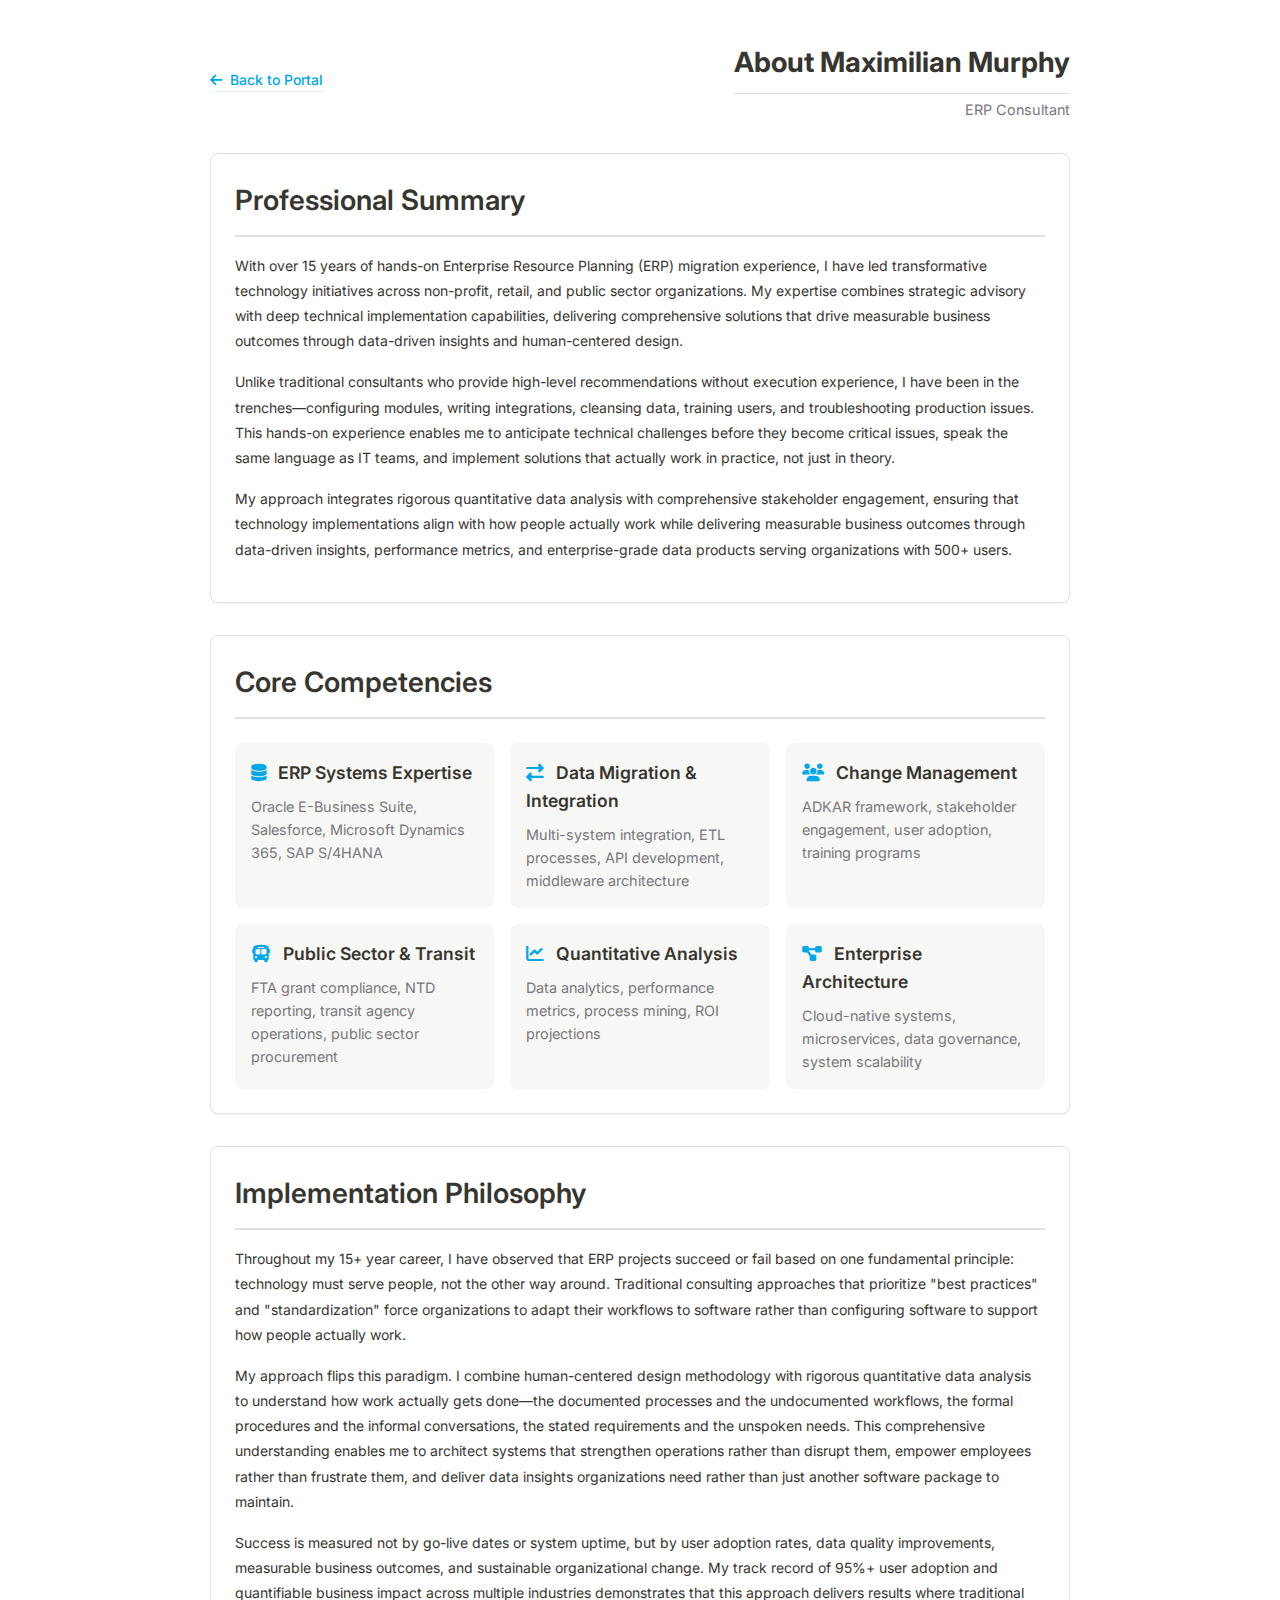
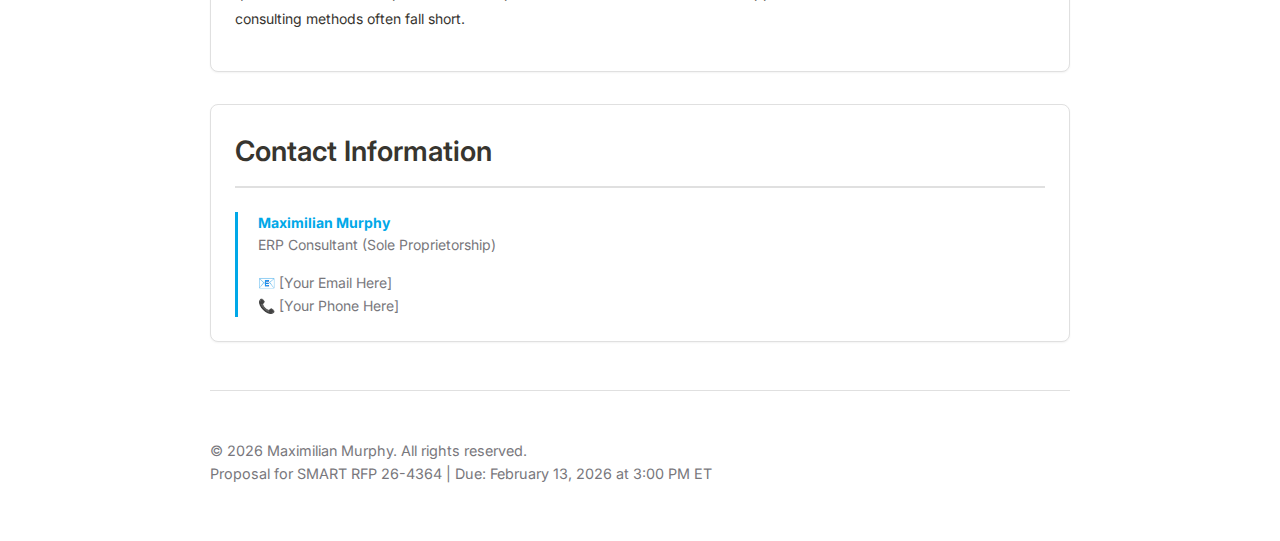
<file: about-max.html>
<!DOCTYPE html>
<html lang="en">
<head>
    <meta charset="UTF-8">
    <meta name="viewport" content="width=device-width, initial-scale=1.0">
    <title>About Maximilian Murphy | ERP Consultant</title>
    <link rel="stylesheet" href="css/styles.css">
    <link rel="stylesheet" href="css/notion.css">
    <link rel="stylesheet" href="https://cdnjs.cloudflare.com/ajax/libs/font-awesome/6.4.0/css/all.min.css">
    <link href="https://fonts.googleapis.com/css2?family=Inter:wght@300;400;500;600;700;800&display=swap" rel="stylesheet">
</head>
<body class="notion-bg">
    <!-- Main Container -->
    <div style="max-width: 900px; margin: 0 auto; padding: 40px 20px;">
        
        <!-- Header with Back Button -->
        <div style="margin-bottom: 32px; display: flex; align-items: center; justify-content: space-between;">
            <div>
                <a href="index.html" style="text-decoration: none; color: #00A8E8; font-weight: 500; display: inline-flex; align-items: center; gap: 8px; transition: color 0.2s ease;">
                    <i class="fas fa-arrow-left"></i> Back to Portal
                </a>
            </div>
            <div style="text-align: right;">
                <h1 style="font-size: 1.75rem; font-weight: 700; color: #37352F; margin: 0;">
                    About Maximilian Murphy
                </h1>
                <p style="color: #78777C; font-size: 0.9rem; margin: 4px 0 0;">
                    ERP Consultant
                </p>
            </div>
        </div>

        <!-- Professional Summary -->
        <div class="notion-card" style="margin-bottom: 32px;">
            <h2 style="margin-top: 0; border-bottom: 2px solid #E0E0E0; padding-bottom: 12px;">
                Professional Summary
            </h2>
            <p style="margin-top: 16px; line-height: 1.8;">
                With over 15 years of hands-on Enterprise Resource Planning (ERP) migration experience, I have led transformative technology initiatives across non-profit, retail, and public sector organizations. My expertise combines strategic advisory with deep technical implementation capabilities, delivering comprehensive solutions that drive measurable business outcomes through data-driven insights and human-centered design.
            </p>
            <p style="margin-top: 12px; line-height: 1.8;">
                Unlike traditional consultants who provide high-level recommendations without execution experience, I have been in the trenches—configuring modules, writing integrations, cleansing data, training users, and troubleshooting production issues. This hands-on experience enables me to anticipate technical challenges before they become critical issues, speak the same language as IT teams, and implement solutions that actually work in practice, not just in theory.
            </p>
            <p style="margin-top: 12px; line-height: 1.8;">
                My approach integrates rigorous quantitative data analysis with comprehensive stakeholder engagement, ensuring that technology implementations align with how people actually work while delivering measurable business outcomes through data-driven insights, performance metrics, and enterprise-grade data products serving organizations with 500+ users.
            </p>
        </div>

        <!-- Core Competencies -->
        <div class="notion-card" style="margin-bottom: 32px;">
            <h2 style="margin-top: 0; border-bottom: 2px solid #E0E0E0; padding-bottom: 12px;">
                Core Competencies
            </h2>
            <div style="margin-top: 24px; display: grid; grid-template-columns: repeat(auto-fit, minmax(250px, 1fr)); gap: 16px;">
                
                <div style="padding: 16px; background: #F7F7F5; border-radius: 8px;">
                    <h3 style="margin: 0 0 8px 0; font-size: 1.1rem; color: #37352F;">
                        <i class="fas fa-database" style="color: #00A8E8; margin-right: 8px;"></i>
                        ERP Systems Expertise
                    </h3>
                    <p style="margin: 0; color: #78777C; font-size: 0.9rem; line-height: 1.6;">
                        Oracle E-Business Suite, Salesforce, Microsoft Dynamics 365, SAP S/4HANA
                    </p>
                </div>
                
                <div style="padding: 16px; background: #F7F7F5; border-radius: 8px;">
                    <h3 style="margin: 0 0 8px 0; font-size: 1.1rem; color: #37352F;">
                        <i class="fas fa-exchange-alt" style="color: #00A8E8; margin-right: 8px;"></i>
                        Data Migration & Integration
                    </h3>
                    <p style="margin: 0; color: #78777C; font-size: 0.9rem; line-height: 1.6;">
                        Multi-system integration, ETL processes, API development, middleware architecture
                    </p>
                </div>
                
                <div style="padding: 16px; background: #F7F7F5; border-radius: 8px;">
                    <h3 style="margin: 0 0 8px 0; font-size: 1.1rem; color: #37352F;">
                        <i class="fas fa-users" style="color: #00A8E8; margin-right: 8px;"></i>
                        Change Management
                    </h3>
                    <p style="margin: 0; color: #78777C; font-size: 0.9rem; line-height: 1.6;">
                        ADKAR framework, stakeholder engagement, user adoption, training programs
                    </p>
                </div>
                
                <div style="padding: 16px; background: #F7F7F5; border-radius: 8px;">
                    <h3 style="margin: 0 0 8px 0; font-size: 1.1rem; color: #37352F;">
                        <i class="fas fa-bus" style="color: #00A8E8; margin-right: 8px;"></i>
                        Public Sector & Transit
                    </h3>
                    <p style="margin: 0; color: #78777C; font-size: 0.9rem; line-height: 1.6;">
                        FTA grant compliance, NTD reporting, transit agency operations, public sector procurement
                    </p>
                </div>
                
                <div style="padding: 16px; background: #F7F7F5; border-radius: 8px;">
                    <h3 style="margin: 0 0 8px 0; font-size: 1.1rem; color: #37352F;">
                        <i class="fas fa-chart-line" style="color: #00A8E8; margin-right: 8px;"></i>
                        Quantitative Analysis
                    </h3>
                    <p style="margin: 0; color: #78777C; font-size: 0.9rem; line-height: 1.6;">
                        Data analytics, performance metrics, process mining, ROI projections
                    </p>
                </div>
                
                <div style="padding: 16px; background: #F7F7F5; border-radius: 8px;">
                    <h3 style="margin: 0 0 8px 0; font-size: 1.1rem; color: #37352F;">
                        <i class="fas fa-project-diagram" style="color: #00A8E8; margin-right: 8px;"></i>
                        Enterprise Architecture
                    </h3>
                    <p style="margin: 0; color: #78777C; font-size: 0.9rem; line-height: 1.6;">
                        Cloud-native systems, microservices, data governance, system scalability
                    </p>
                </div>
            </div>
        </div>

        <!-- Philosophy -->
        <div class="notion-card" style="margin-bottom: 32px;">
            <h2 style="margin-top: 0; border-bottom: 2px solid #E0E0E0; padding-bottom: 12px;">
                Implementation Philosophy
            </h2>
            <p style="margin-top: 16px; line-height: 1.8;">
                Throughout my 15+ year career, I have observed that ERP projects succeed or fail based on one fundamental principle: technology must serve people, not the other way around. Traditional consulting approaches that prioritize "best practices" and "standardization" force organizations to adapt their workflows to software rather than configuring software to support how people actually work.
            </p>
            <p style="margin-top: 12px; line-height: 1.8;">
                My approach flips this paradigm. I combine human-centered design methodology with rigorous quantitative data analysis to understand how work actually gets done—the documented processes and the undocumented workflows, the formal procedures and the informal conversations, the stated requirements and the unspoken needs. This comprehensive understanding enables me to architect systems that strengthen operations rather than disrupt them, empower employees rather than frustrate them, and deliver data insights organizations need rather than just another software package to maintain.
            </p>
            <p style="margin-top: 12px; line-height: 1.8;">
                Success is measured not by go-live dates or system uptime, but by user adoption rates, data quality improvements, measurable business outcomes, and sustainable organizational change. My track record of 95%+ user adoption and quantifiable business impact across multiple industries demonstrates that this approach delivers results where traditional consulting methods often fall short.
            </p>
        </div>

        <!-- Contact -->
        <div class="notion-card" style="margin-bottom: 32px;">
            <h2 style="margin-top: 0; border-bottom: 2px solid #E0E0E0; padding-bottom: 12px;">
                Contact Information
            </h2>
            <div style="margin-top: 24px; padding-left: 20px; border-left: 3px solid #00A8E8;">
                <p style="margin: 0 0 16px 0; color: #37352F;">
                    <strong style="color: #00A8E8;">Maximilian Murphy</strong><br>
                    <span style="color: #78777C;">ERP Consultant (Sole Proprietorship)</span>
                </p>
                <p style="margin: 8px 0 0 0; color: #78777C;">
                    <span style="color: #00A8E8;">📧</span> [Your Email Here]<br>
                    <span style="color: #00A8E8;">📞</span> [Your Phone Here]
                </p>
            </div>
        </div>

        <!-- Footer -->
        <div style="margin-top: 48px; padding-top: 32px; border-top: 1px solid #E0E0E0; color: #78777C; font-size: 0.9rem;">
            <p>
                © 2026 Maximilian Murphy. All rights reserved.<br>
                Proposal for SMART RFP 26-4364 | Due: February 13, 2026 at 3:00 PM ET
            </p>
        </div>
    </div>
</body>
</html>
</file>
<file: css/notion.css>
/* ===================================
   Notion-Inspired Design System
   =================================== */

:root {
    /* Notion Color Palette */
    --notion-bg: #FFFFFF;
    --notion-bg-secondary: #F7F7F5;
    --notion-bg-tertiary: #EFEFEF;
    --notion-border: #E0E0E0;
    --notion-text: #37352F;
    --notion-text-secondary: #78777C;
    --notion-accent: #00A8E8;
    --notion-accent-light: #E3F2FD;
    --notion-success: #2E7D32;
    --notion-warning: #E67E22;
    --notion-error: #EB5757;
    
    /* Spacing */
    --notion-spacing-xs: 4px;
    --notion-spacing-sm: 8px;
    --notion-spacing-md: 16px;
    --notion-spacing-lg: 24px;
    --notion-spacing-xl: 32px;
    
    /* Border Radius */
    --notion-radius-sm: 4px;
    --notion-radius-md: 8px;
    --notion-radius-lg: 12px;
    
    /* Shadows */
    --notion-shadow-sm: 0 1px 2px rgba(0, 0, 0, 0.05);
    --notion-shadow-md: 0 2px 4px rgba(0, 0, 0, 0.08);
}

/* ===================================
   Base Styles
   =================================== */

* {
    box-sizing: border-box;
}

body {
    font-family: 'Inter', -apple-system, BlinkMacSystemFont, 'Segoe UI', Roboto, Oxygen, Ubuntu, Cantarell, 'Helvetica Neue', sans-serif;
    font-size: 14px;
    line-height: 1.6;
    color: var(--notion-text);
    background: var(--notion-bg);
    margin: 0;
    padding: 0;
}

h1, h2, h3, h4, h5, h6 {
    font-weight: 600;
    color: var(--notion-text);
    margin-top: var(--notion-spacing-xl);
    margin-bottom: var(--notion-spacing-md);
}

h1 {
    font-size: 2.25rem;
    border-bottom: 1px solid var(--notion-border);
    padding-bottom: var(--notion-spacing-sm);
}

h2 {
    font-size: 1.75rem;
    border-bottom: 1px solid var(--notion-border);
    padding-bottom: var(--notion-spacing-xs);
}

h3 {
    font-size: 1.5rem;
}

h4 {
    font-size: 1.25rem;
}

p {
    margin: var(--notion-spacing-md) 0;
}

a {
    color: var(--notion-accent);
    text-decoration: none;
    border-bottom: 1px solid var(--notion-accent-light);
    transition: all 0.2s ease;
}

a:hover {
    background: var(--notion-accent-light);
}

/* ===================================
   Components
   =================================== */

/* Card */
.notion-card {
    background: var(--notion-bg);
    border: 1px solid var(--notion-border);
    border-radius: var(--notion-radius-md);
    padding: var(--notion-spacing-lg);
    box-shadow: var(--notion-shadow-sm);
    transition: all 0.2s ease;
}

.notion-card:hover {
    box-shadow: var(--notion-shadow-md);
    transform: translateY(-2px);
}

/* Button */
.notion-btn {
    display: inline-flex;
    align-items: center;
    justify-content: center;
    padding: var(--notion-spacing-sm) var(--notion-spacing-md);
    border: 1px solid var(--notion-border);
    border-radius: var(--notion-radius-sm);
    background: var(--notion-bg);
    color: var(--notion-text);
    font-size: 14px;
    font-weight: 500;
    cursor: pointer;
    transition: all 0.2s ease;
    gap: var(--notion-spacing-xs);
}

.notion-btn:hover {
    background: var(--notion-bg-secondary);
    box-shadow: var(--notion-shadow-md);
}

.notion-btn-primary {
    background: var(--notion-accent);
    color: white;
    border-color: var(--notion-accent);
}

.notion-btn-primary:hover {
    background: #0088C6;
}

/* Input */
.notion-input {
    width: 100%;
    padding: var(--notion-spacing-sm) var(--notion-spacing-md);
    border: 1px solid var(--notion-border);
    border-radius: var(--notion-radius-sm);
    background: var(--notion-bg);
    color: var(--notion-text);
    font-size: 14px;
    font-family: inherit;
    transition: all 0.2s ease;
}

.notion-input:focus {
    outline: none;
    border-color: var(--notion-accent);
    box-shadow: 0 0 0 2px var(--notion-accent-light);
}

/* Badge */
.notion-badge {
    display: inline-block;
    padding: var(--notion-spacing-xs) var(--notion-spacing-sm);
    border-radius: var(--notion-radius-sm);
    font-size: 12px;
    font-weight: 500;
    text-transform: uppercase;
    letter-spacing: 0.5px;
}

.notion-badge-success {
    background: var(--notion-success);
    color: white;
}

.notion-badge-warning {
    background: var(--notion-warning);
    color: white;
}

.notion-badge-info {
    background: var(--notion-accent);
    color: white;
}

/* Progress Bar */
.notion-progress {
    width: 100%;
    height: 4px;
    background: var(--notion-bg-secondary);
    border-radius: 2px;
    overflow: hidden;
}

.notion-progress-bar {
    height: 100%;
    background: var(--notion-accent);
    transition: width 0.3s ease;
}

/* Checkbox */
.notion-checkbox {
    width: 18px;
    height: 18px;
    border: 1px solid var(--notion-border);
    border-radius: 3px;
    background: var(--notion-bg);
    cursor: pointer;
    display: inline-flex;
    align-items: center;
    justify-content: center;
    transition: all 0.2s ease;
}

.notion-checkbox:hover {
    background: var(--notion-bg-secondary);
}

.notion-checkbox.checked {
    background: var(--notion-accent);
    border-color: var(--notion-accent);
    color: white;
}

/* Sidebar */
.notion-sidebar {
    width: 280px;
    background: var(--notion-bg-secondary);
    border-right: 1px solid var(--notion-border);
    padding: var(--notion-spacing-lg);
    position: fixed;
    left: 0;
    top: 0;
    bottom: 0;
    overflow-y: auto;
}

.notion-sidebar-item {
    display: flex;
    align-items: center;
    padding: var(--notion-spacing-sm) var(--notion-spacing-md);
    border-radius: var(--notion-radius-sm);
    cursor: pointer;
    transition: all 0.2s ease;
    gap: var(--notion-spacing-sm);
}

.notion-sidebar-item:hover {
    background: var(--notion-bg-tertiary);
}

.notion-sidebar-item.active {
    background: var(--notion-accent-light);
    font-weight: 600;
}

/* Table */
.notion-table {
    width: 100%;
    border-collapse: collapse;
    border: 1px solid var(--notion-border);
    border-radius: var(--notion-radius-md);
    overflow: hidden;
}

.notion-table th,
.notion-table td {
    padding: var(--notion-spacing-sm) var(--notion-spacing-md);
    text-align: left;
    border-bottom: 1px solid var(--notion-border);
}

.notion-table th {
    background: var(--notion-bg-secondary);
    font-weight: 600;
    font-size: 13px;
    text-transform: uppercase;
    letter-spacing: 0.5px;
}

.notion-table tr:nth-child(even) {
    background: var(--notion-bg-tertiary);
}

/* ===================================
   Responsive Design
   =================================== */

@media (max-width: 768px) {
    .notion-sidebar {
        width: 100%;
        position: relative;
        border-right: none;
        border-bottom: 1px solid var(--notion-border);
        padding: var(--notion-spacing-md);
    }
    
    .notion-card {
        padding: var(--notion-spacing-md);
    }
}

/* ===================================
   Animations
   =================================== */

@keyframes fadeIn {
    from {
        opacity: 0;
        transform: translateY(10px);
    }
    to {
        opacity: 1;
        transform: translateY(0);
    }
}

.notion-fade-in {
    animation: fadeIn 0.3s ease-out;
}
</file>
<file: css/styles.css>
/* ===================================
   SMART RFP Portal - Main Stylesheet
   =================================== */

/* Reset and Base Styles */
* {
    margin: 0;
    padding: 0;
    box-sizing: border-box;
}

:root {
    --primary-color: #1a365d;
    --secondary-color: #00a8e8;
    --accent-color: #ff6b35;
    --text-dark: #1a1a2e;
    --text-light: #f8f9fa;
    --bg-light: #f8f9fa;
    --bg-white: #ffffff;
    --bg-alt: #e9ecef;
    --shadow: 0 4px 6px rgba(0, 0, 0, 0.1);
    --shadow-lg: 0 10px 25px rgba(0, 0, 0, 0.15);
    --gradient: linear-gradient(135deg, #1a365d 0%, #00a8e8 100%);
}

body {
    font-family: 'Inter', -apple-system, BlinkMacSystemFont, 'Segoe UI', Roboto, sans-serif;
    line-height: 1.6;
    color: var(--text-dark);
    background: var(--bg-light);
    overflow-x: hidden;
}

/* ===================================
   Navigation
   =================================== */

.navbar {
    position: fixed;
    top: 0;
    left: 0;
    right: 0;
    background: rgba(255, 255, 255, 0.95);
    backdrop-filter: blur(10px);
    z-index: 1000;
    box-shadow: var(--shadow);
    transition: all 0.3s ease;
}

.nav-container {
    max-width: 1200px;
    margin: 0 auto;
    padding: 1rem 2rem;
    display: flex;
    justify-content: space-between;
    align-items: center;
}

.nav-brand {
    display: flex;
    flex-direction: column;
}

.brand-text {
    font-size: 1.25rem;
    font-weight: 700;
    color: var(--primary-color);
}

.brand-subtitle {
    font-size: 0.75rem;
    color: var(--text-dark);
    opacity: 0.7;
}

.nav-links {
    display: flex;
    gap: 2rem;
}

.nav-links a {
    text-decoration: none;
    color: var(--text-dark);
    font-weight: 500;
    transition: color 0.3s ease;
    position: relative;
}

.nav-links a:hover {
    color: var(--secondary-color);
}

.nav-links a::after {
    content: '';
    position: absolute;
    bottom: -4px;
    left: 0;
    width: 0;
    height: 2px;
    background: var(--secondary-color);
    transition: width 0.3s ease;
}

.nav-links a:hover::after {
    width: 100%;
}

/* ===================================
   Hero Section
   =================================== */

.hero {
    min-height: 100vh;
    display: flex;
    align-items: center;
    justify-content: center;
    position: relative;
    padding: 6rem 2rem 2rem;
    background: linear-gradient(135deg, #f8f9fa 0%, #e9ecef 100%);
    overflow: hidden;
}

.hero-content {
    text-align: center;
    z-index: 10;
    max-width: 800px;
}

.hero-title {
    font-size: 3.5rem;
    font-weight: 800;
    background: var(--gradient);
    -webkit-background-clip: text;
    -webkit-text-fill-color: transparent;
    background-clip: text;
    margin-bottom: 1rem;
    line-height: 1.2;
}

.hero-subtitle {
    font-size: 1.5rem;
    color: var(--text-dark);
    margin-bottom: 3rem;
    opacity: 0.8;
}

.audience-selector {
    margin-top: 3rem;
}

.selector-title {
    font-size: 1.5rem;
    font-weight: 600;
    margin-bottom: 2rem;
    color: var(--primary-color);
}

.selector-buttons {
    display: grid;
    grid-template-columns: repeat(auto-fit, minmax(300px, 1fr));
    gap: 2rem;
    margin-top: 2rem;
}

.selector-card {
    background: var(--bg-white);
    padding: 2.5rem;
    border-radius: 16px;
    box-shadow: var(--shadow-lg);
    text-decoration: none;
    color: var(--text-dark);
    transition: all 0.4s ease;
    position: relative;
    overflow: hidden;
}

.selector-card::before {
    content: '';
    position: absolute;
    top: 0;
    left: 0;
    width: 100%;
    height: 100%;
    background: var(--gradient);
    opacity: 0;
    transition: opacity 0.4s ease;
    z-index: -1;
}

.selector-card:hover {
    transform: translateY(-8px);
    box-shadow: 0 20px 40px rgba(0, 0, 0, 0.2);
}

.selector-card:hover::before {
    opacity: 1;
}

.selector-card:hover h3,
.selector-card:hover p,
.selector-card:hover .card-arrow {
    color: var(--bg-white);
}

.card-icon {
    font-size: 3rem;
    margin-bottom: 1.5rem;
    background: var(--gradient);
    -webkit-background-clip: text;
    -webkit-text-fill-color: transparent;
    background-clip: text;
}

.selector-card h3 {
    font-size: 1.5rem;
    font-weight: 700;
    margin-bottom: 0.75rem;
    transition: color 0.3s ease;
}

.selector-card p {
    font-size: 1rem;
    color: var(--text-dark);
    opacity: 0.8;
    margin-bottom: 1rem;
    transition: color 0.3s ease;
}

.card-arrow {
    font-size: 1.5rem;
    color: var(--secondary-color);
    font-weight: 700;
    transition: color 0.3s ease, transform 0.3s ease;
}

.selector-card:hover .card-arrow {
    transform: translateX(8px);
}

/* Animated Background */
.hero-background {
    position: absolute;
    top: 0;
    left: 0;
    width: 100%;
    height: 100%;
    z-index: 1;
}

.gradient-orb {
    position: absolute;
    border-radius: 50%;
    filter: blur(80px);
    animation: float 20s infinite ease-in-out;
}

.orb-1 {
    width: 400px;
    height: 400px;
    background: rgba(0, 168, 232, 0.3);
    top: 10%;
    left: 10%;
    animation-delay: 0s;
}

.orb-2 {
    width: 300px;
    height: 300px;
    background: rgba(26, 54, 93, 0.2);
    top: 60%;
    right: 10%;
    animation-delay: -5s;
}

.orb-3 {
    width: 350px;
    height: 350px;
    background: rgba(255, 107, 53, 0.15);
    bottom: 10%;
    left: 30%;
    animation-delay: -10s;
}

@keyframes float {
    0%, 100% {
        transform: translate(0, 0) scale(1);
    }
    33% {
        transform: translate(30px, -30px) scale(1.1);
    }
    66% {
        transform: translate(-20px, 20px) scale(0.9);
    }
}

/* ===================================
   Sections
   =================================== */

.section {
    padding: 6rem 2rem;
}

.section.alt-bg {
    background: var(--bg-white);
}

.container {
    max-width: 1200px;
    margin: 0 auto;
}

.section-title {
    font-size: 2.5rem;
    font-weight: 700;
    text-align: center;
    margin-bottom: 1rem;
    color: var(--primary-color);
}

.section-subtitle {
    font-size: 1.125rem;
    text-align: center;
    color: var(--text-dark);
    opacity: 0.8;
    margin-bottom: 3rem;
}

/* ===================================
   About Section - Info Cards
   =================================== */

.info-grid {
    display: grid;
    grid-template-columns: repeat(auto-fit, minmax(280px, 1fr));
    gap: 2rem;
    margin-top: 3rem;
}

.info-card {
    background: var(--bg-white);
    padding: 2rem;
    border-radius: 12px;
    box-shadow: var(--shadow);
    transition: all 0.3s ease;
}

.info-card:hover {
    transform: translateY(-4px);
    box-shadow: var(--shadow-lg);
}

.info-icon {
    font-size: 2.5rem;
    margin-bottom: 1rem;
    background: var(--gradient);
    -webkit-background-clip: text;
    -webkit-text-fill-color: transparent;
    background-clip: text;
}

.info-card h3 {
    font-size: 1.25rem;
    font-weight: 600;
    margin-bottom: 1rem;
    color: var(--primary-color);
}

.info-card p {
    color: var(--text-dark);
    opacity: 0.8;
    line-height: 1.7;
}

/* ===================================
   Approach Section
   =================================== */

.approach-list {
    max-width: 900px;
    margin: 3rem auto;
}

.approach-item {
    display: flex;
    align-items: flex-start;
    gap: 1.5rem;
    padding: 2rem;
    background: var(--bg-light);
    border-radius: 12px;
    margin-bottom: 1.5rem;
    transition: all 0.3s ease;
}

.approach-item:hover {
    background: var(--bg-white);
    box-shadow: var(--shadow);
    transform: translateX(8px);
}

.approach-number {
    font-size: 3rem;
    font-weight: 800;
    background: var(--gradient);
    -webkit-background-clip: text;
    -webkit-text-fill-color: transparent;
    background-clip: text;
    min-width: 80px;
}

.approach-content h3 {
    font-size: 1.5rem;
    font-weight: 600;
    margin-bottom: 0.75rem;
    color: var(--primary-color);
}

.approach-content p {
    color: var(--text-dark);
    opacity: 0.8;
    line-height: 1.7;
}

/* ===================================
   Statistics Section
   =================================== */

.stats-grid {
    display: grid;
    grid-template-columns: repeat(auto-fit, minmax(250px, 1fr));
    gap: 2rem;
    margin-top: 3rem;
}

.stat-card {
    background: var(--bg-white);
    padding: 2.5rem;
    border-radius: 16px;
    box-shadow: var(--shadow);
    text-align: center;
    transition: all 0.3s ease;
    border: 2px solid transparent;
}

.stat-card:hover {
    transform: translateY(-8px);
    box-shadow: var(--shadow-lg);
    border-color: var(--secondary-color);
}

.stat-icon {
    font-size: 3rem;
    margin-bottom: 1rem;
    background: var(--gradient);
    -webkit-background-clip: text;
    -webkit-text-fill-color: transparent;
    background-clip: text;
}

.stat-number {
    font-size: 3rem;
    font-weight: 800;
    background: var(--gradient);
    -webkit-background-clip: text;
    -webkit-text-fill-color: transparent;
    background-clip: text;
    margin-bottom: 0.5rem;
}

.stat-label {
    font-size: 1.125rem;
    font-weight: 600;
    color: var(--primary-color);
    margin-bottom: 0.75rem;
}

.stat-description {
    color: var(--text-dark);
    opacity: 0.7;
    font-size: 0.875rem;
    line-height: 1.5;
}

/* ===================================
   Timeline Section
   =================================== */

.timeline {
    max-width: 900px;
    margin: 3rem auto;
    position: relative;
}

.timeline::before {
    content: '';
    position: absolute;
    left: 50%;
    top: 0;
    bottom: 0;
    width: 3px;
    background: var(--gradient);
    transform: translateX(-50%);
}

.timeline-item {
    display: flex;
    align-items: flex-start;
    gap: 2rem;
    margin-bottom: 3rem;
    position: relative;
}

.timeline-item:nth-child(odd) {
    flex-direction: row;
}

.timeline-item:nth-child(even) {
    flex-direction: row-reverse;
}

.timeline-marker {
    min-width: 100px;
    background: var(--gradient);
    color: var(--bg-white);
    padding: 0.75rem 1rem;
    border-radius: 25px;
    font-weight: 700;
    text-align: center;
    font-size: 0.875rem;
    box-shadow: var(--shadow);
    z-index: 10;
}

.timeline-content {
    flex: 1;
    background: var(--bg-white);
    padding: 2rem;
    border-radius: 12px;
    box-shadow: var(--shadow);
    transition: all 0.3s ease;
}

.timeline-content:hover {
    box-shadow: var(--shadow-lg);
    transform: translateY(-4px);
}

.timeline-content h3 {
    font-size: 1.25rem;
    font-weight: 700;
    margin-bottom: 0.5rem;
    color: var(--primary-color);
}

.timeline-date {
    color: var(--secondary-color);
    font-weight: 600;
    margin-bottom: 0.75rem;
    font-size: 0.875rem;
}

.timeline-content p {
    color: var(--text-dark);
    opacity: 0.8;
    line-height: 1.6;
}

/* ===================================
   Contact Section
   =================================== */

.contact-grid {
    display: grid;
    grid-template-columns: repeat(auto-fit, minmax(300px, 1fr));
    gap: 2rem;
    margin-top: 3rem;
}

.contact-card {
    background: var(--bg-white);
    padding: 2.5rem;
    border-radius: 12px;
    box-shadow: var(--shadow);
    text-align: center;
}

.contact-card h3 {
    font-size: 1.25rem;
    font-weight: 600;
    margin-bottom: 1rem;
    color: var(--primary-color);
}

.contact-name {
    font-size: 1.125rem;
    font-weight: 700;
    margin-bottom: 0.5rem;
}

.contact-title {
    color: var(--secondary-color);
    font-weight: 500;
    margin-bottom: 1.5rem;
}

.contact-details p {
    margin: 0.5rem 0;
    color: var(--text-dark);
    opacity: 0.8;
}

.contact-details i {
    color: var(--secondary-color);
    margin-right: 0.5rem;
}

/* ===================================
   Footer
   =================================== */

.footer {
    background: var(--primary-color);
    color: var(--bg-white);
    padding: 2rem;
    text-align: center;
}

.footer p {
    margin: 0.5rem 0;
    opacity: 0.9;
}

/* ===================================
   Animations
   =================================== */

.fade-in {
    opacity: 1;
    transform: translateY(30px);
    transition: all 0.6s ease;
}

.fade-in.visible {
    opacity: 1;
    transform: translateY(0);
}

/* ===================================
   Back to Top Button
   =================================== */

.back-to-top {
    position: fixed;
    bottom: 2rem;
    right: 2rem;
    width: 50px;
    height: 50px;
    background: var(--gradient);
    color: var(--bg-white);
    border: none;
    border-radius: 50%;
    cursor: pointer;
    font-size: 1.25rem;
    opacity: 0;
    visibility: hidden;
    transition: all 0.3s ease;
    box-shadow: var(--shadow);
    z-index: 1000;
}

.back-to-top.visible {
    opacity: 1;
    visibility: visible;
}

.back-to-top:hover {
    transform: translateY(-4px);
    box-shadow: var(--shadow-lg);
}

/* ===================================
   Responsive Design
   =================================== */

@media (max-width: 768px) {
    .hero-title {
        font-size: 2.5rem;
    }
    
    .hero-subtitle {
        font-size: 1.25rem;
    }
    
    .section-title {
        font-size: 2rem;
    }
    
    .nav-links {
        display: none;
    }
    
    .selector-buttons {
        grid-template-columns: 1fr;
    }
    
    .approach-item {
        flex-direction: column;
        text-align: center;
    }
    
    .approach-number {
        margin-bottom: 1rem;
    }
    
    .timeline {
        padding-left: 0;
    }
    
    .timeline::before {
        left: 20px;
        transform: none;
    }
    
    .timeline-item {
        flex-direction: column;
        align-items: flex-start;
        padding-left: 50px;
        gap: 1rem;
    }
    
    .timeline-item:nth-child(odd),
    .timeline-item:nth-child(even) {
        flex-direction: column;
        align-items: flex-start;
    }
    
    .timeline-marker {
        position: absolute;
        left: -25px;
        min-width: 50px;
        font-size: 0.75rem;
    }
    
    .stats-grid {
        grid-template-columns: 1fr;
    }
    
    .info-grid {
        grid-template-columns: 1fr;
    }
}

/* ===================================
   Loading States
   =================================== */

.loading {
    display: flex;
    justify-content: center;
    align-items: center;
    min-height: 200px;
    color: var(--text-dark);
    opacity: 0.6;
}

.loading::after {
    content: '';
    width: 40px;
    height: 40px;
    border: 3px solid var(--secondary-color);
    border-top-color: transparent;
    border-radius: 50%;
    animation: spin 1s linear infinite;
    margin-left: 1rem;
}

@keyframes spin {
    to {
        transform: rotate(360deg);
    }
}
</file>
